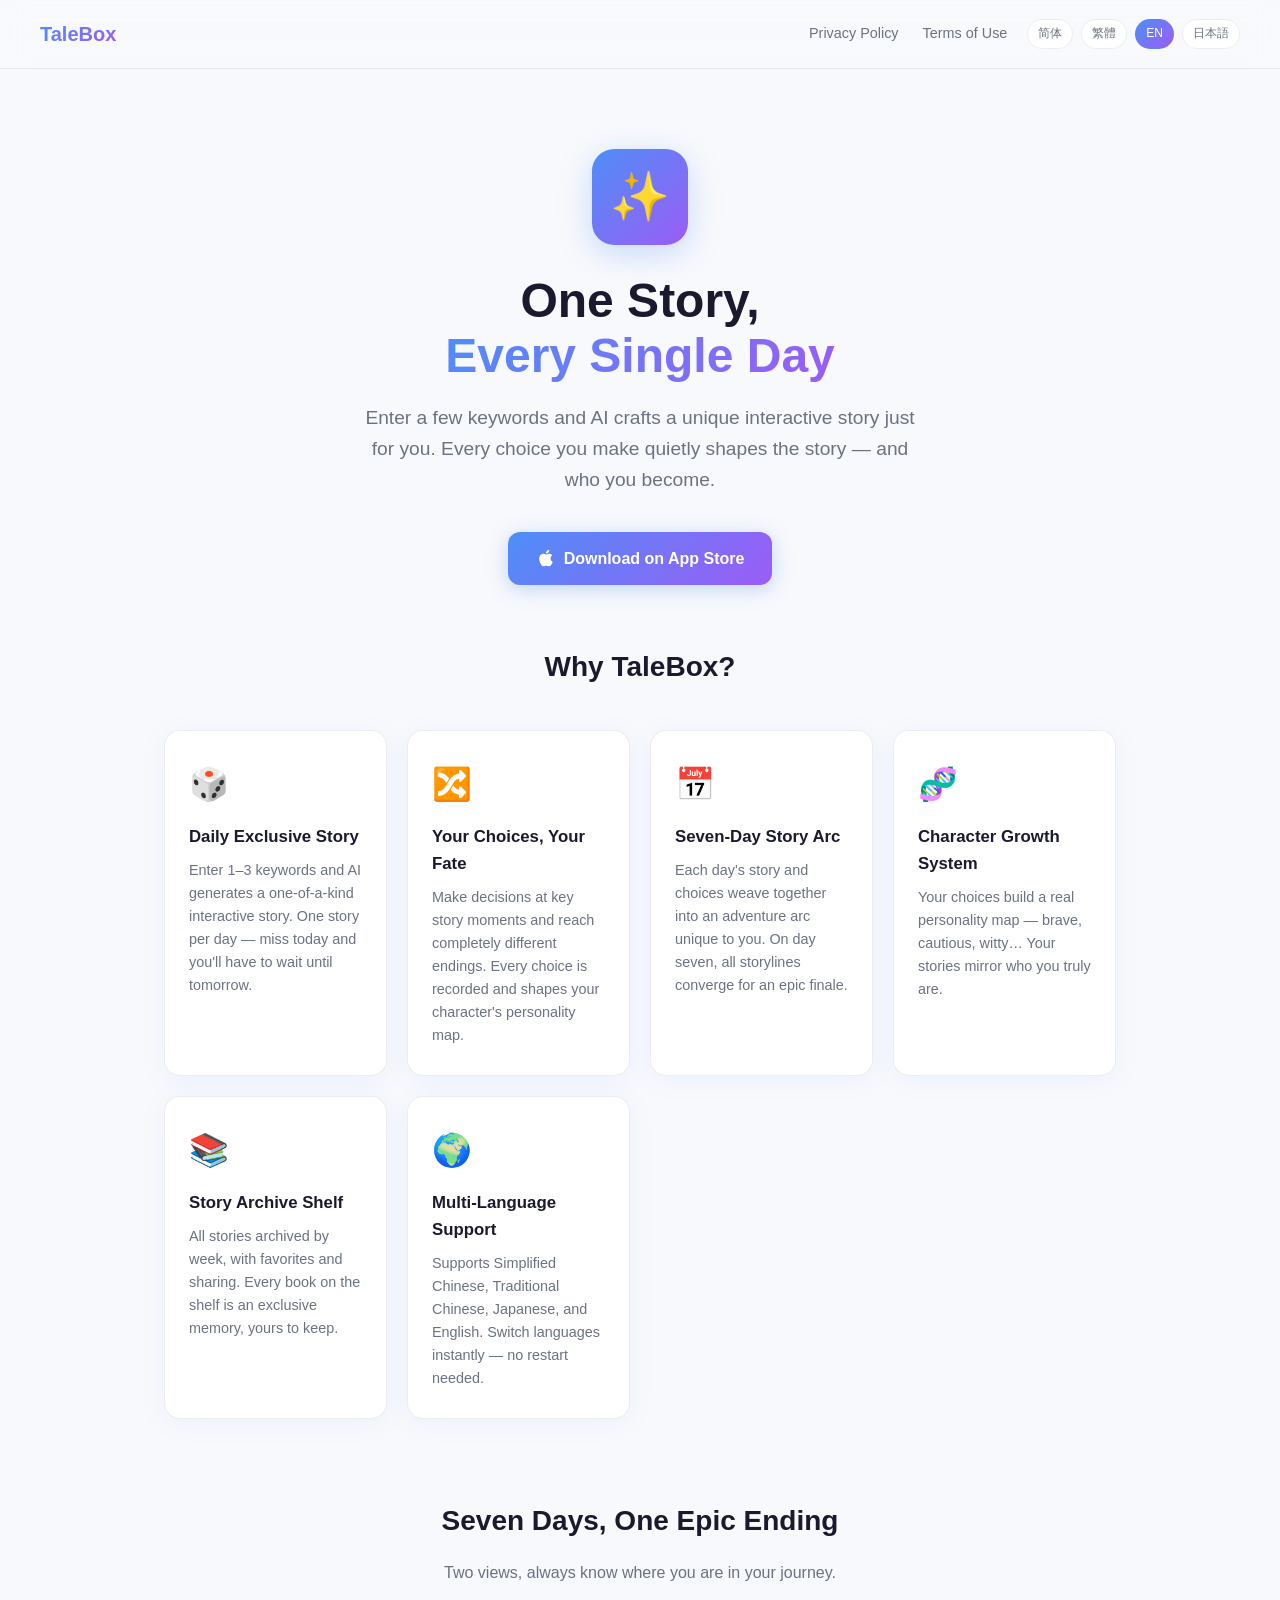
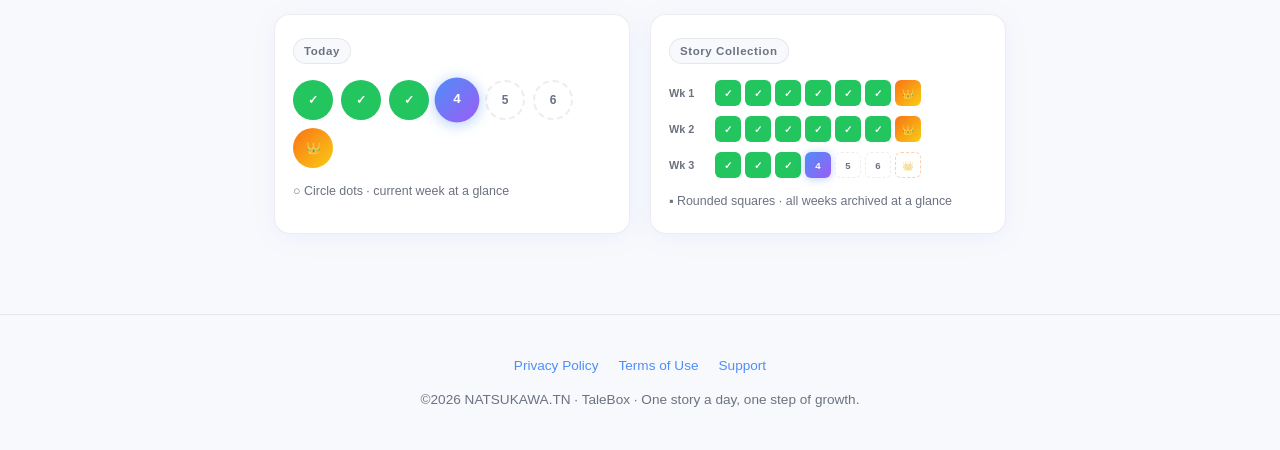
<file: index.html>
<!DOCTYPE html>
<html lang="zh-Hans">
<head>
  <meta charset="UTF-8">
  <meta name="viewport" content="width=device-width, initial-scale=1.0">
  <title>TaleBox — 每天一个专属故事</title>
  <link rel="stylesheet" href="styles.css">
  <script>
    // Auto-redirect based on browser language
    (function() {
      const lang = (navigator.language || navigator.userLanguage || 'zh-Hans').toLowerCase();
      const base = window.location.pathname.replace(/\/index\.html$/, '').replace(/\/$/, '');
      if (lang.startsWith('ja')) location.href = base + '/ja/';
      else if (lang.startsWith('zh-tw') || lang.startsWith('zh-hk') || lang.startsWith('zh-hant')) location.href = base + '/zh-Hant/';
      else if (lang.startsWith('zh')) location.href = base + '/zh-Hans/';
      else if (lang.startsWith('en')) location.href = base + '/en/';
      else location.href = base + '/zh-Hans/';
    })();
  </script>
</head>
<body>
  <p style="text-align:center;padding:40px;">正在跳转... / Redirecting...</p>
</body>
</html>
</file>
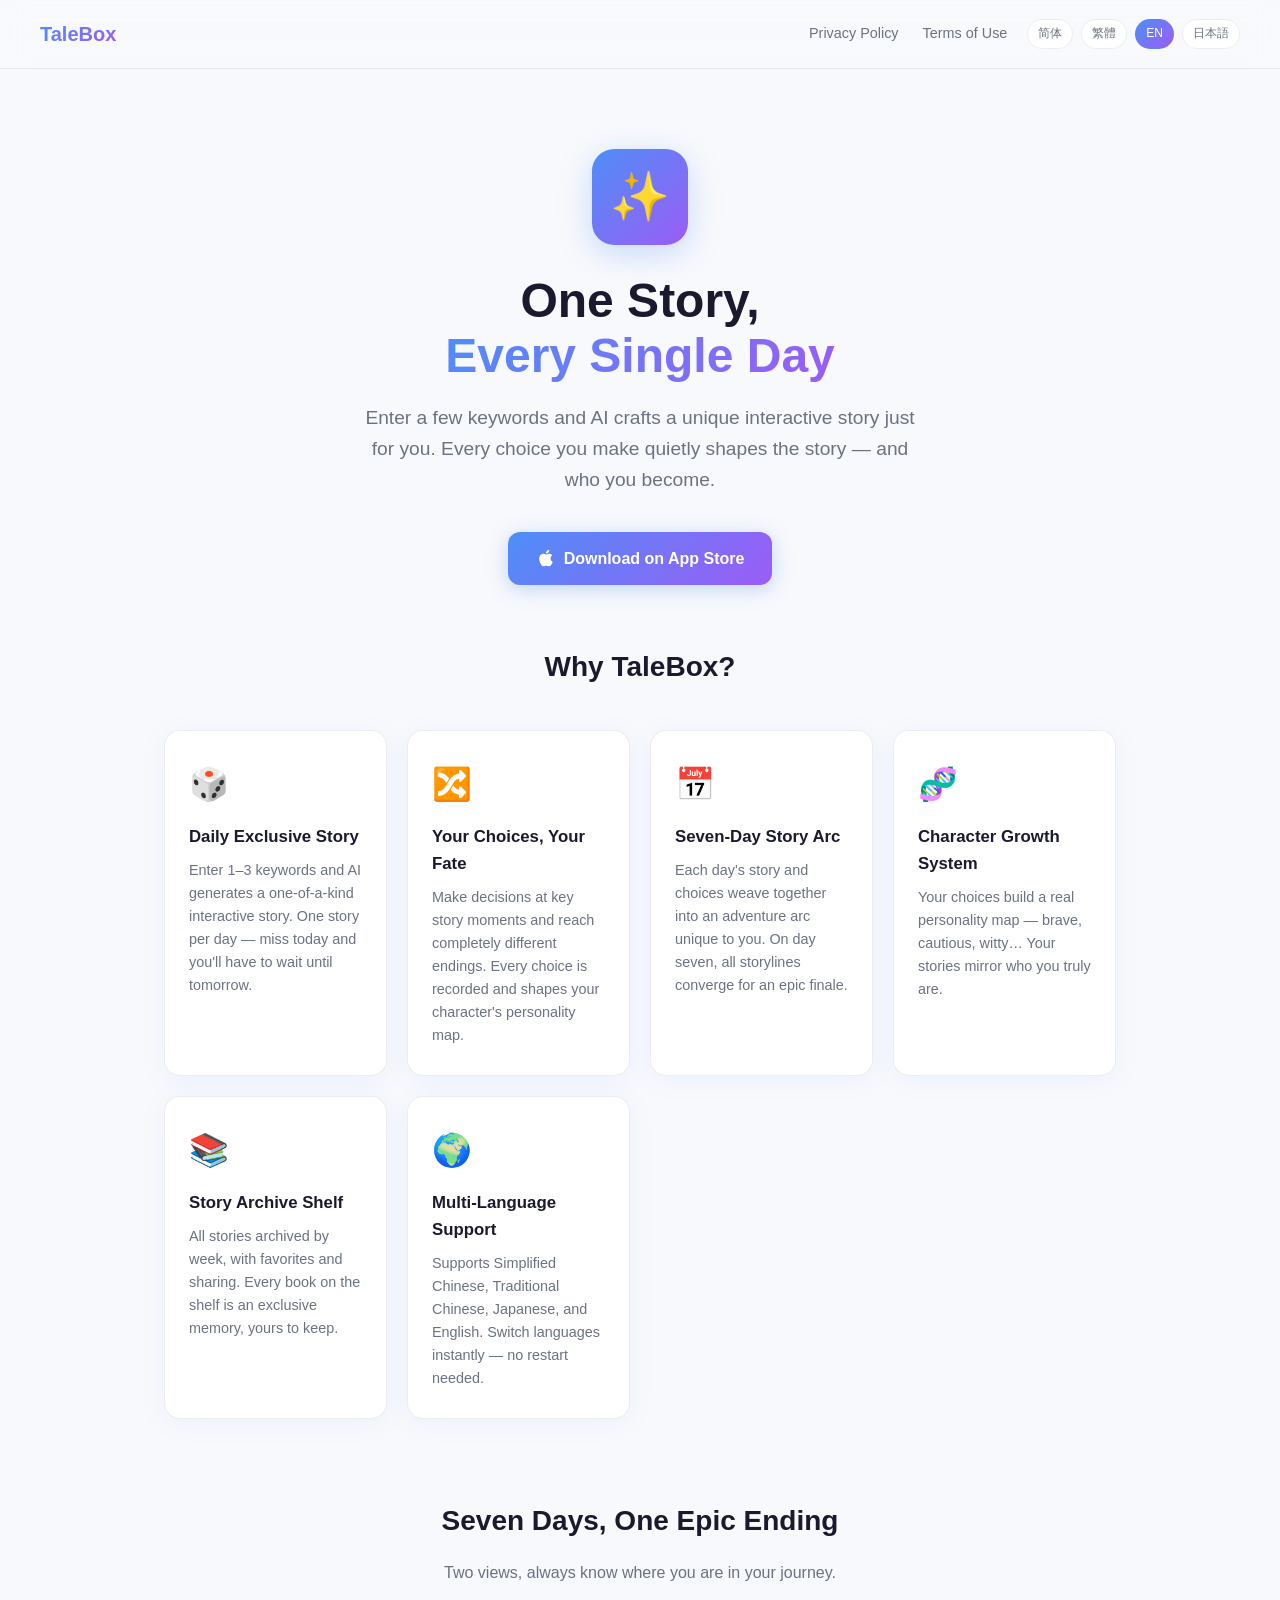
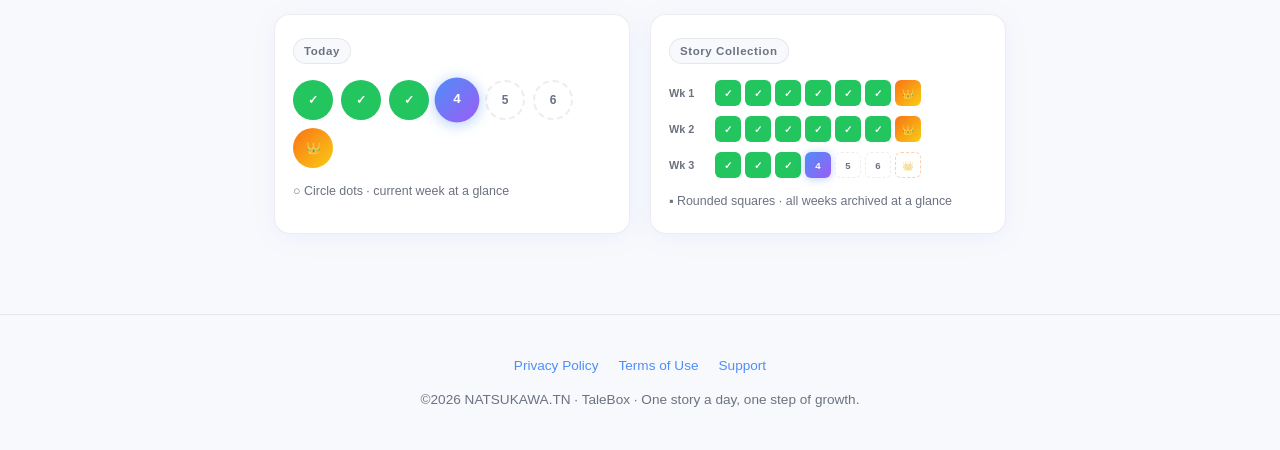
<file: en/index.html>
<!DOCTYPE html>
<html lang="en">
<head>
  <meta charset="UTF-8">
  <meta name="viewport" content="width=device-width, initial-scale=1.0">
  <title>TaleBox — Your Daily AI Story</title>
  <meta name="description" content="TaleBox is an AI-powered interactive story app. Enter keywords, and AI crafts a unique story just for you. Seven days weave into an epic journey.">
  <link rel="stylesheet" href="../styles.css">
</head>
<body>

<nav>
  <span class="nav-logo gradient-text">TaleBox</span>
  <div class="nav-links">
      <a href="privacy.html">Privacy Policy</a>
      <a href="terms.html">Terms of Use</a>
    </div>
    <div class="lang-switcher">
      <a href="../zh-Hans/">简体</a>
      <a href="../zh-Hant/">繁體</a>
      <a href="../en/" class="active">EN</a>
      <a href="../ja/">日本語</a>
  </div>
</nav>

<section class="hero">
  <div class="hero-icon">✨</div>
  <h1>One Story,<br><span class="gradient-text">Every Single Day</span></h1>
  <p>Enter a few keywords and AI crafts a unique interactive story just for you. Every choice you make quietly shapes the story — and who you become.</p>
  <div class="btn-group">
    <a class="btn btn-primary" href="https://apps.apple.com/app/id6778636750">
      <svg width="20" height="20" viewBox="0 0 24 24" fill="currentColor"><path d="M18.71 19.5c-.83 1.24-1.71 2.45-3.05 2.47-1.34.03-1.77-.79-3.29-.79-1.53 0-2 .77-3.27.82-1.31.05-2.3-1.32-3.14-2.53C4.25 17 2.94 12.45 4.7 9.39c.87-1.52 2.43-2.48 4.12-2.51 1.28-.02 2.5.87 3.29.87.78 0 2.26-1.07 3.8-.91.65.03 2.47.26 3.64 1.98-.09.06-2.17 1.28-2.15 3.81.03 3.02 2.65 4.03 2.68 4.04-.03.07-.42 1.44-1.38 2.83M13 3.5c.73-.83 1.94-1.46 2.94-1.5.13 1.17-.34 2.35-1.04 3.19-.69.85-1.83 1.51-2.95 1.42-.15-1.15.41-2.35 1.05-3.11z"/></svg>
      Download on App Store
    </a>
  </div>
</section>

<section class="features">
  <h2>Why TaleBox?</h2>
  <div class="features-grid">
    <div class="feature-card">
      <div class="feature-icon">🎲</div>
      <h3>Daily Exclusive Story</h3>
      <p>Enter 1–3 keywords and AI generates a one-of-a-kind interactive story. One story per day — miss today and you'll have to wait until tomorrow.</p>
    </div>
    <div class="feature-card">
      <div class="feature-icon">🔀</div>
      <h3>Your Choices, Your Fate</h3>
      <p>Make decisions at key story moments and reach completely different endings. Every choice is recorded and shapes your character's personality map.</p>
    </div>
    <div class="feature-card">
      <div class="feature-icon">📅</div>
      <h3>Seven-Day Story Arc</h3>
      <p>Each day's story and choices weave together into an adventure arc unique to you. On day seven, all storylines converge for an epic finale.</p>
    </div>
    <div class="feature-card">
      <div class="feature-icon">🧬</div>
      <h3>Character Growth System</h3>
      <p>Your choices build a real personality map — brave, cautious, witty… Your stories mirror who you truly are.</p>
    </div>
    <div class="feature-card">
      <div class="feature-icon">📚</div>
      <h3>Story Archive Shelf</h3>
      <p>All stories archived by week, with favorites and sharing. Every book on the shelf is an exclusive memory, yours to keep.</p>
    </div>
    <div class="feature-card">
      <div class="feature-icon">🌍</div>
      <h3>Multi-Language Support</h3>
      <p>Supports Simplified Chinese, Traditional Chinese, Japanese, and English. Switch languages instantly — no restart needed.</p>
    </div>
  </div>
</section>

<section class="arc-section">
  <h2>Seven Days, One Epic Ending</h2>
  <p>Two views, always know where you are in your journey.</p>
  <div class="arc-compare">

    <div class="arc-view">
      <div class="arc-view-tag">Today</div>
      <div class="week-dots">
        <div class="week-dot done">✓</div>
        <div class="week-dot done">✓</div>
        <div class="week-dot done">✓</div>
        <div class="week-dot today">4</div>
        <div class="week-dot empty">5</div>
        <div class="week-dot empty">6</div>
        <div class="week-dot finale">👑</div>
      </div>
      <p class="arc-view-desc">○ Circle dots · current week at a glance</p>
    </div>

    <div class="arc-view">
      <div class="arc-view-tag">Story Collection</div>
      <div class="week-collection">
        <div class="week-row">
          <span class="week-row-label">Wk 1</span>
          <div class="week-sq-dots">
            <div class="week-sq done">✓</div>
            <div class="week-sq done">✓</div>
            <div class="week-sq done">✓</div>
            <div class="week-sq done">✓</div>
            <div class="week-sq done">✓</div>
            <div class="week-sq done">✓</div>
            <div class="week-sq finale">👑</div>
          </div>
        </div>
        <div class="week-row">
          <span class="week-row-label">Wk 2</span>
          <div class="week-sq-dots">
            <div class="week-sq done">✓</div>
            <div class="week-sq done">✓</div>
            <div class="week-sq done">✓</div>
            <div class="week-sq done">✓</div>
            <div class="week-sq done">✓</div>
            <div class="week-sq done">✓</div>
            <div class="week-sq finale">👑</div>
          </div>
        </div>
        <div class="week-row">
          <span class="week-row-label">Wk 3</span>
          <div class="week-sq-dots">
            <div class="week-sq done">✓</div>
            <div class="week-sq done">✓</div>
            <div class="week-sq done">✓</div>
            <div class="week-sq today">4</div>
            <div class="week-sq empty">5</div>
            <div class="week-sq empty">6</div>
            <div class="week-sq finale-pending">👑</div>
          </div>
        </div>
      </div>
      <p class="arc-view-desc">▪ Rounded squares · all weeks archived at a glance</p>
    </div>

  </div>
</section>

<footer>
  <div class="footer-links">
    <a href="privacy.html">Privacy Policy</a>
      <a href="terms.html">Terms of Use</a>
    <a href="mailto:natsukawa.tn@gmail.com">Support</a>
  </div>
  <p>©<script>document.write(new Date().getFullYear())</script> NATSUKAWA.TN · TaleBox · One story a day, one step of growth.</p>
</footer>

</body>
</html>
</file>
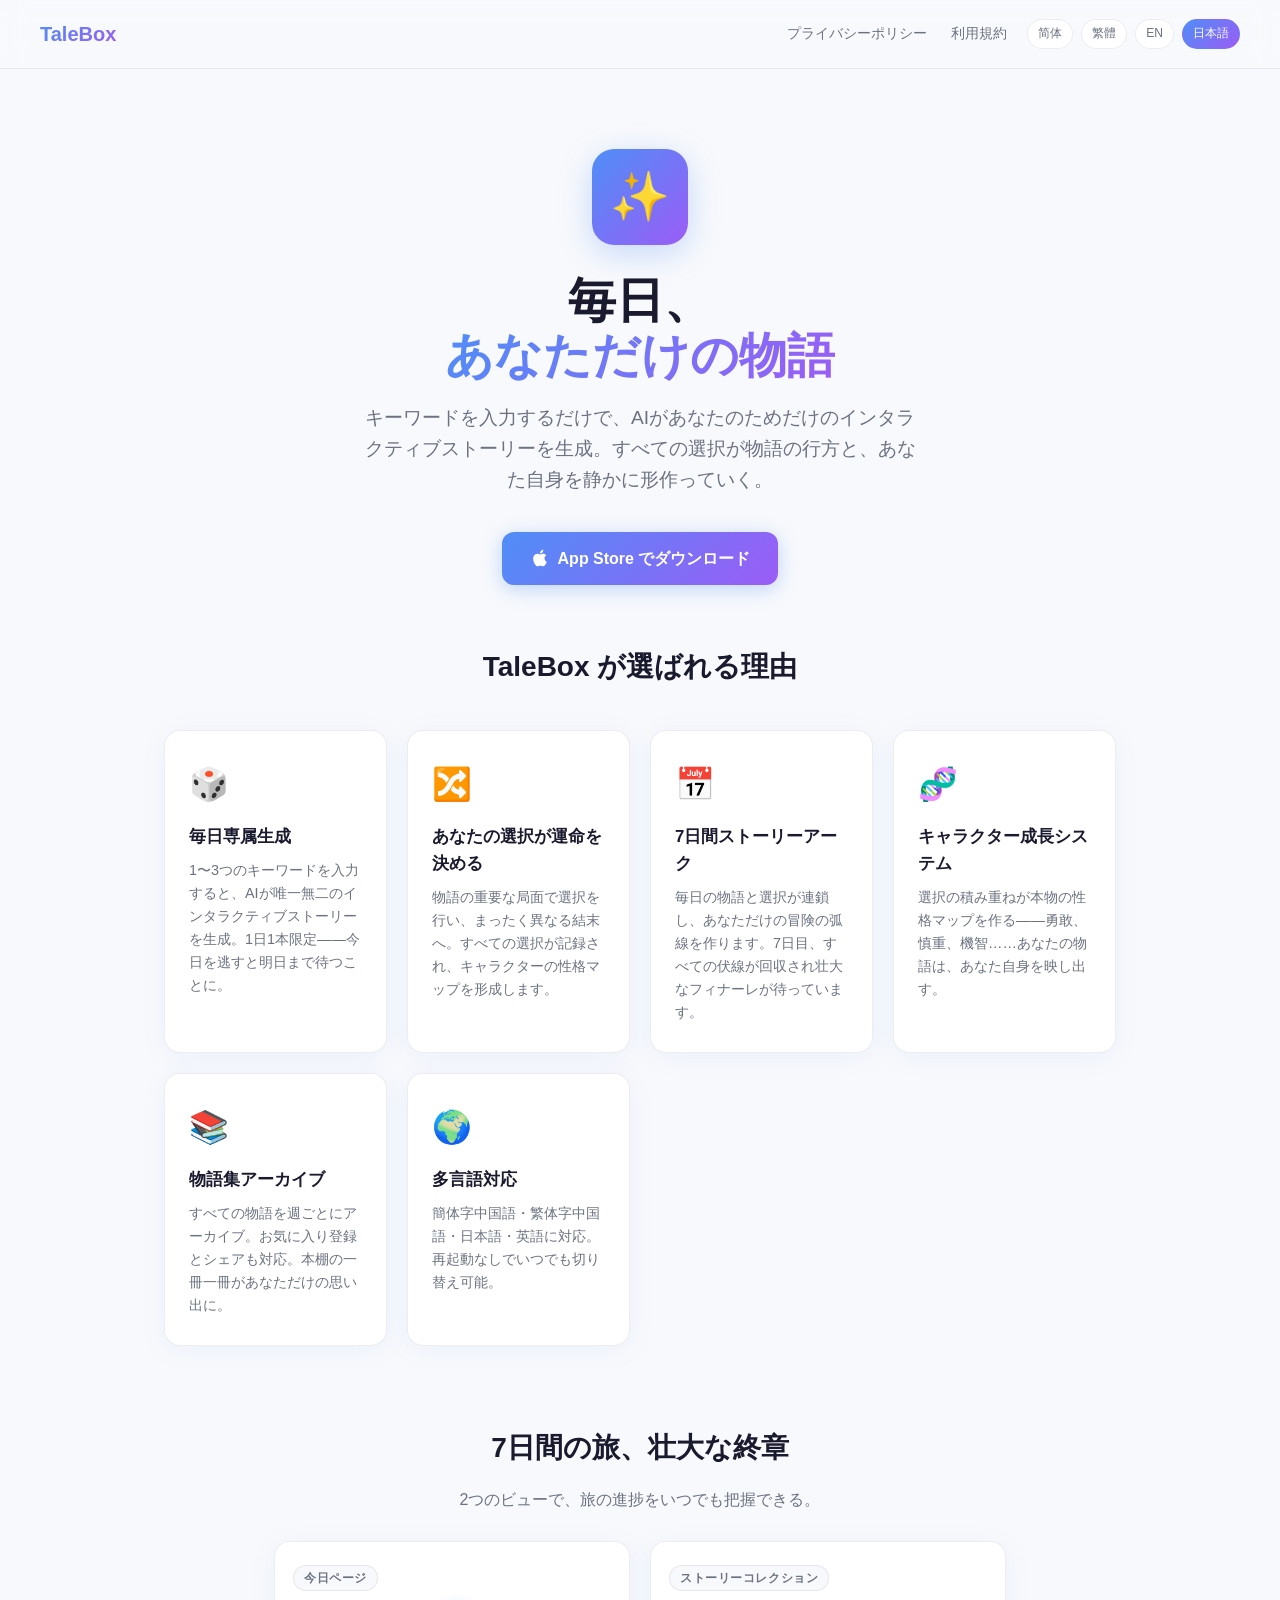
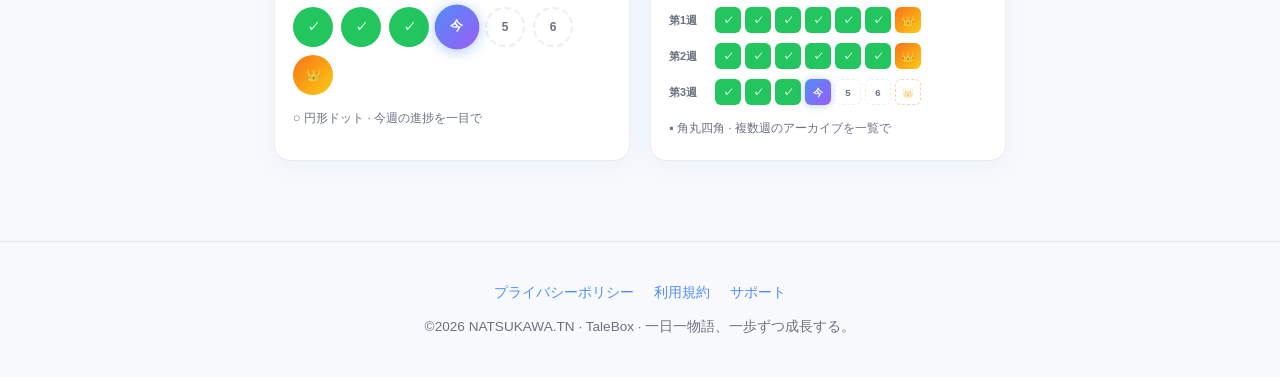
<file: ja/index.html>
<!DOCTYPE html>
<html lang="ja">
<head>
  <meta charset="UTF-8">
  <meta name="viewport" content="width=device-width, initial-scale=1.0">
  <title>TaleBox — 毎日あなただけの物語</title>
  <meta name="description" content="TaleBox はAIインタラクティブ物語アプリです。キーワードを入力するとAIがあなただけの物語を生成。7日間で壮大な旅が完成します。">
  <link rel="stylesheet" href="../styles.css">
</head>
<body>

<nav>
  <span class="nav-logo gradient-text">TaleBox</span>
  <div class="nav-links">
      <a href="privacy.html">プライバシーポリシー</a>
      <a href="terms.html">利用規約</a>
    </div>
    <div class="lang-switcher">
      <a href="../zh-Hans/">简体</a>
      <a href="../zh-Hant/">繁體</a>
      <a href="../en/">EN</a>
      <a href="../ja/" class="active">日本語</a>
  </div>
</nav>

<section class="hero">
  <div class="hero-icon">✨</div>
  <h1>毎日、<br><span class="gradient-text">あなただけの物語</span></h1>
  <p>キーワードを入力するだけで、AIがあなたのためだけのインタラクティブストーリーを生成。すべての選択が物語の行方と、あなた自身を静かに形作っていく。</p>
  <div class="btn-group">
    <a class="btn btn-primary" href="https://apps.apple.com/app/id6778636750">
      <svg width="20" height="20" viewBox="0 0 24 24" fill="currentColor"><path d="M18.71 19.5c-.83 1.24-1.71 2.45-3.05 2.47-1.34.03-1.77-.79-3.29-.79-1.53 0-2 .77-3.27.82-1.31.05-2.3-1.32-3.14-2.53C4.25 17 2.94 12.45 4.7 9.39c.87-1.52 2.43-2.48 4.12-2.51 1.28-.02 2.5.87 3.29.87.78 0 2.26-1.07 3.8-.91.65.03 2.47.26 3.64 1.98-.09.06-2.17 1.28-2.15 3.81.03 3.02 2.65 4.03 2.68 4.04-.03.07-.42 1.44-1.38 2.83M13 3.5c.73-.83 1.94-1.46 2.94-1.5.13 1.17-.34 2.35-1.04 3.19-.69.85-1.83 1.51-2.95 1.42-.15-1.15.41-2.35 1.05-3.11z"/></svg>
      App Store でダウンロード
    </a>
  </div>
</section>

<section class="features">
  <h2>TaleBox が選ばれる理由</h2>
  <div class="features-grid">
    <div class="feature-card">
      <div class="feature-icon">🎲</div>
      <h3>毎日専属生成</h3>
      <p>1〜3つのキーワードを入力すると、AIが唯一無二のインタラクティブストーリーを生成。1日1本限定——今日を逃すと明日まで待つことに。</p>
    </div>
    <div class="feature-card">
      <div class="feature-icon">🔀</div>
      <h3>あなたの選択が運命を決める</h3>
      <p>物語の重要な局面で選択を行い、まったく異なる結末へ。すべての選択が記録され、キャラクターの性格マップを形成します。</p>
    </div>
    <div class="feature-card">
      <div class="feature-icon">📅</div>
      <h3>7日間ストーリーアーク</h3>
      <p>毎日の物語と選択が連鎖し、あなただけの冒険の弧線を作ります。7日目、すべての伏線が回収され壮大なフィナーレが待っています。</p>
    </div>
    <div class="feature-card">
      <div class="feature-icon">🧬</div>
      <h3>キャラクター成長システム</h3>
      <p>選択の積み重ねが本物の性格マップを作る——勇敢、慎重、機智……あなたの物語は、あなた自身を映し出す。</p>
    </div>
    <div class="feature-card">
      <div class="feature-icon">📚</div>
      <h3>物語集アーカイブ</h3>
      <p>すべての物語を週ごとにアーカイブ。お気に入り登録とシェアも対応。本棚の一冊一冊があなただけの思い出に。</p>
    </div>
    <div class="feature-card">
      <div class="feature-icon">🌍</div>
      <h3>多言語対応</h3>
      <p>簡体字中国語・繁体字中国語・日本語・英語に対応。再起動なしでいつでも切り替え可能。</p>
    </div>
  </div>
</section>

<section class="arc-section">
  <h2>7日間の旅、壮大な終章</h2>
  <p>2つのビューで、旅の進捗をいつでも把握できる。</p>
  <div class="arc-compare">

    <div class="arc-view">
      <div class="arc-view-tag">今日ページ</div>
      <div class="week-dots">
        <div class="week-dot done">✓</div>
        <div class="week-dot done">✓</div>
        <div class="week-dot done">✓</div>
        <div class="week-dot today">今</div>
        <div class="week-dot empty">5</div>
        <div class="week-dot empty">6</div>
        <div class="week-dot finale">👑</div>
      </div>
      <p class="arc-view-desc">○ 円形ドット · 今週の進捗を一目で</p>
    </div>

    <div class="arc-view">
      <div class="arc-view-tag">ストーリーコレクション</div>
      <div class="week-collection">
        <div class="week-row">
          <span class="week-row-label">第1週</span>
          <div class="week-sq-dots">
            <div class="week-sq done">✓</div>
            <div class="week-sq done">✓</div>
            <div class="week-sq done">✓</div>
            <div class="week-sq done">✓</div>
            <div class="week-sq done">✓</div>
            <div class="week-sq done">✓</div>
            <div class="week-sq finale">👑</div>
          </div>
        </div>
        <div class="week-row">
          <span class="week-row-label">第2週</span>
          <div class="week-sq-dots">
            <div class="week-sq done">✓</div>
            <div class="week-sq done">✓</div>
            <div class="week-sq done">✓</div>
            <div class="week-sq done">✓</div>
            <div class="week-sq done">✓</div>
            <div class="week-sq done">✓</div>
            <div class="week-sq finale">👑</div>
          </div>
        </div>
        <div class="week-row">
          <span class="week-row-label">第3週</span>
          <div class="week-sq-dots">
            <div class="week-sq done">✓</div>
            <div class="week-sq done">✓</div>
            <div class="week-sq done">✓</div>
            <div class="week-sq today">今</div>
            <div class="week-sq empty">5</div>
            <div class="week-sq empty">6</div>
            <div class="week-sq finale-pending">👑</div>
          </div>
        </div>
      </div>
      <p class="arc-view-desc">▪ 角丸四角 · 複数週のアーカイブを一覧で</p>
    </div>

  </div>
</section>

<footer>
  <div class="footer-links">
    <a href="privacy.html">プライバシーポリシー</a>
      <a href="terms.html">利用規約</a>
    <a href="mailto:natsukawa.tn@gmail.com">サポート</a>
  </div>
  <p>©<script>document.write(new Date().getFullYear())</script> NATSUKAWA.TN · TaleBox · 一日一物語、一歩ずつ成長する。</p>
</footer>

</body>
</html>
</file>
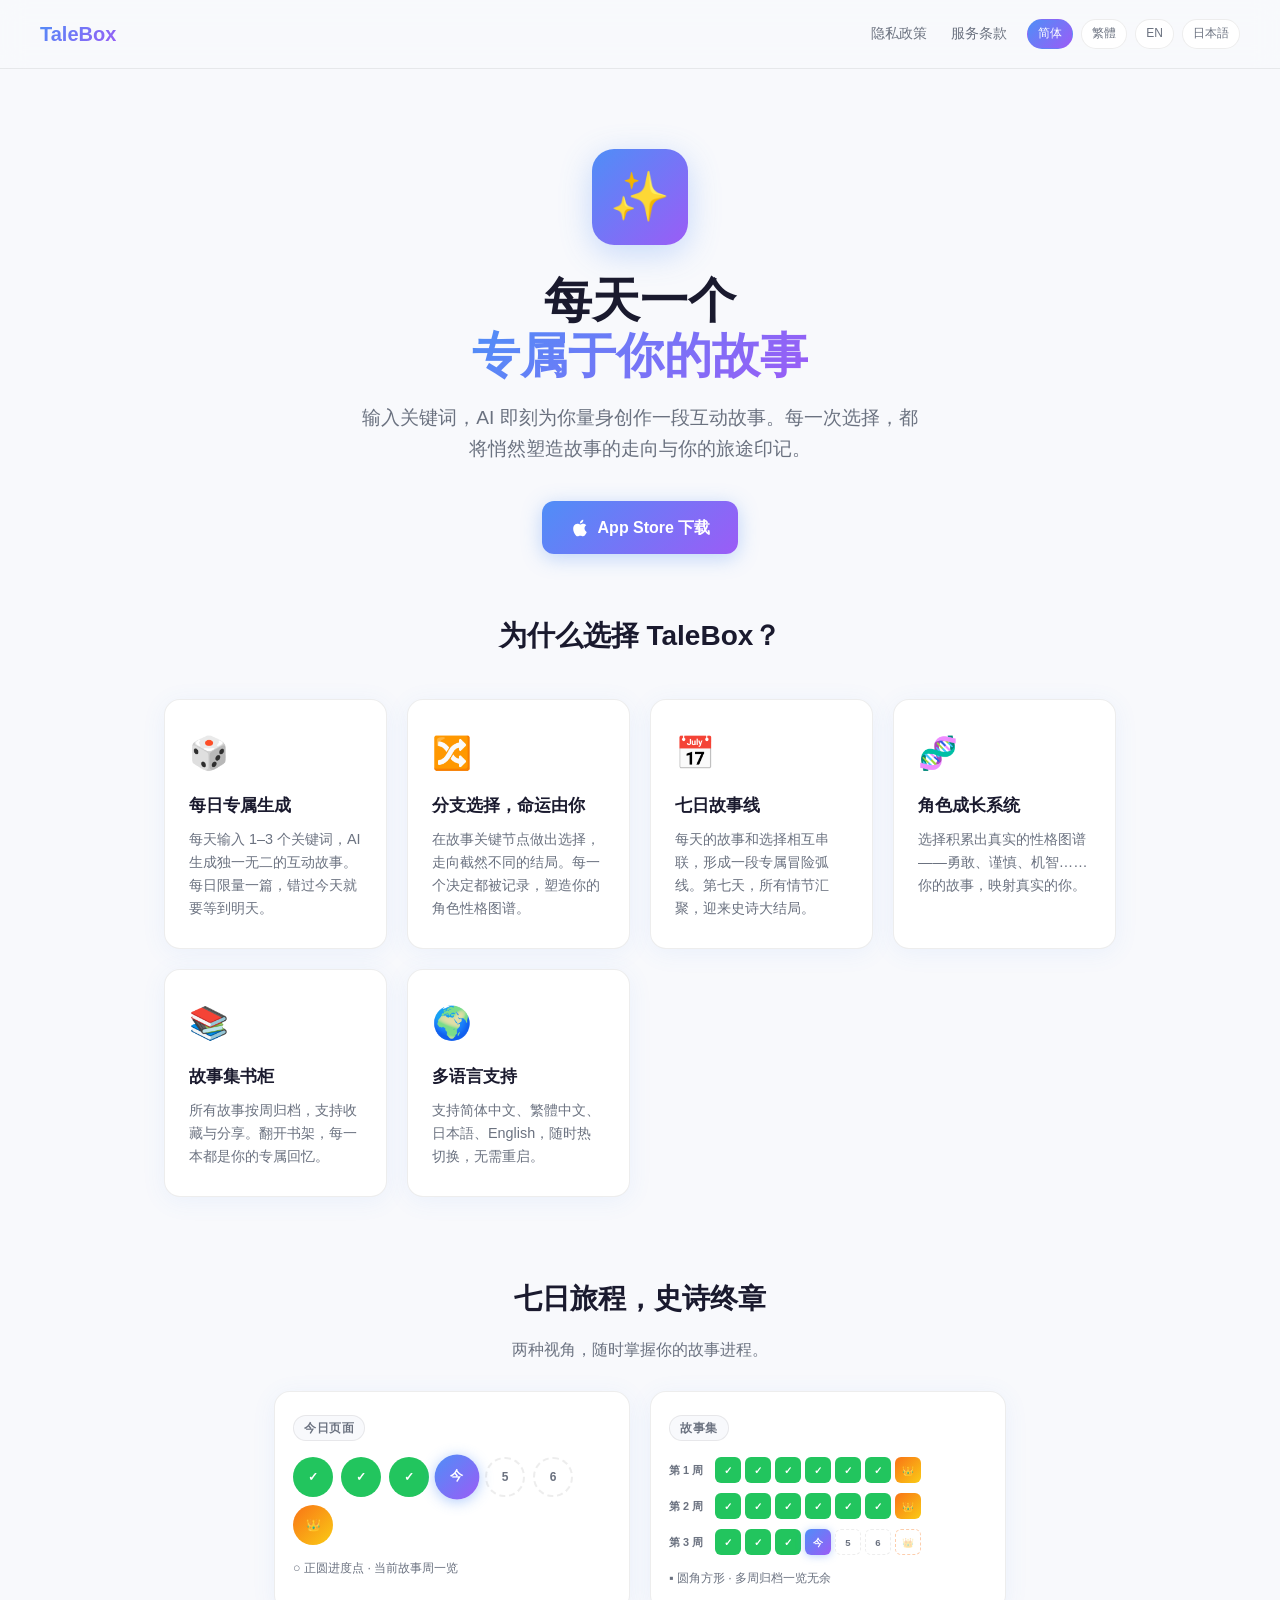
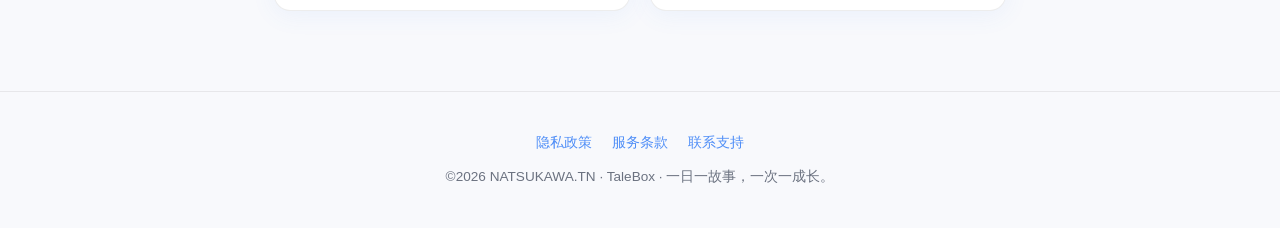
<file: zh-Hans/index.html>
<!DOCTYPE html>
<html lang="zh-Hans">
<head>
  <meta charset="UTF-8">
  <meta name="viewport" content="width=device-width, initial-scale=1.0">
  <title>TaleBox — 每天一个专属故事</title>
  <meta name="description" content="TaleBox 是一款 AI 互动故事 App。每天输入关键词，AI 为你生成独一无二的故事，七天汇聚成一段专属旅程。">
  <link rel="stylesheet" href="../styles.css">
</head>
<body>

<nav>
  <span class="nav-logo gradient-text">TaleBox</span>
  <div class="nav-links">
      <a href="privacy.html">隐私政策</a>
      <a href="terms.html">服务条款</a>
    </div>
    <div class="lang-switcher">
      <a href="../zh-Hans/" class="active">简体</a>
      <a href="../zh-Hant/">繁體</a>
      <a href="../en/">EN</a>
      <a href="../ja/">日本語</a>
  </div>
</nav>

<section class="hero">
  <div class="hero-icon">✨</div>
  <h1>每天一个<br><span class="gradient-text">专属于你的故事</span></h1>
  <p>输入关键词，AI 即刻为你量身创作一段互动故事。每一次选择，都将悄然塑造故事的走向与你的旅途印记。</p>
  <div class="btn-group">
    <a class="btn btn-primary" href="https://apps.apple.com/app/id6778636750" id="appstore-btn">
      <svg width="20" height="20" viewBox="0 0 24 24" fill="currentColor"><path d="M18.71 19.5c-.83 1.24-1.71 2.45-3.05 2.47-1.34.03-1.77-.79-3.29-.79-1.53 0-2 .77-3.27.82-1.31.05-2.3-1.32-3.14-2.53C4.25 17 2.94 12.45 4.7 9.39c.87-1.52 2.43-2.48 4.12-2.51 1.28-.02 2.5.87 3.29.87.78 0 2.26-1.07 3.8-.91.65.03 2.47.26 3.64 1.98-.09.06-2.17 1.28-2.15 3.81.03 3.02 2.65 4.03 2.68 4.04-.03.07-.42 1.44-1.38 2.83M13 3.5c.73-.83 1.94-1.46 2.94-1.5.13 1.17-.34 2.35-1.04 3.19-.69.85-1.83 1.51-2.95 1.42-.15-1.15.41-2.35 1.05-3.11z"/></svg>
      App Store 下载
    </a>
  </div>
</section>

<section class="features">
  <h2>为什么选择 TaleBox？</h2>
  <div class="features-grid">
    <div class="feature-card">
      <div class="feature-icon">🎲</div>
      <h3>每日专属生成</h3>
      <p>每天输入 1–3 个关键词，AI 生成独一无二的互动故事。每日限量一篇，错过今天就要等到明天。</p>
    </div>
    <div class="feature-card">
      <div class="feature-icon">🔀</div>
      <h3>分支选择，命运由你</h3>
      <p>在故事关键节点做出选择，走向截然不同的结局。每一个决定都被记录，塑造你的角色性格图谱。</p>
    </div>
    <div class="feature-card">
      <div class="feature-icon">📅</div>
      <h3>七日故事线</h3>
      <p>每天的故事和选择相互串联，形成一段专属冒险弧线。第七天，所有情节汇聚，迎来史诗大结局。</p>
    </div>
    <div class="feature-card">
      <div class="feature-icon">🧬</div>
      <h3>角色成长系统</h3>
      <p>选择积累出真实的性格图谱——勇敢、谨慎、机智……你的故事，映射真实的你。</p>
    </div>
    <div class="feature-card">
      <div class="feature-icon">📚</div>
      <h3>故事集书柜</h3>
      <p>所有故事按周归档，支持收藏与分享。翻开书架，每一本都是你的专属回忆。</p>
    </div>
    <div class="feature-card">
      <div class="feature-icon">🌍</div>
      <h3>多语言支持</h3>
      <p>支持简体中文、繁體中文、日本語、English，随时热切换，无需重启。</p>
    </div>
  </div>
</section>

<section class="arc-section">
  <h2>七日旅程，史诗终章</h2>
  <p>两种视角，随时掌握你的故事进程。</p>
  <div class="arc-compare">

    <div class="arc-view">
      <div class="arc-view-tag">今日页面</div>
      <div class="week-dots">
        <div class="week-dot done">✓</div>
        <div class="week-dot done">✓</div>
        <div class="week-dot done">✓</div>
        <div class="week-dot today">今</div>
        <div class="week-dot empty">5</div>
        <div class="week-dot empty">6</div>
        <div class="week-dot finale">👑</div>
      </div>
      <p class="arc-view-desc">○ 正圆进度点 · 当前故事周一览</p>
    </div>

    <div class="arc-view">
      <div class="arc-view-tag">故事集</div>
      <div class="week-collection">
        <div class="week-row">
          <span class="week-row-label">第 1 周</span>
          <div class="week-sq-dots">
            <div class="week-sq done">✓</div>
            <div class="week-sq done">✓</div>
            <div class="week-sq done">✓</div>
            <div class="week-sq done">✓</div>
            <div class="week-sq done">✓</div>
            <div class="week-sq done">✓</div>
            <div class="week-sq finale">👑</div>
          </div>
        </div>
        <div class="week-row">
          <span class="week-row-label">第 2 周</span>
          <div class="week-sq-dots">
            <div class="week-sq done">✓</div>
            <div class="week-sq done">✓</div>
            <div class="week-sq done">✓</div>
            <div class="week-sq done">✓</div>
            <div class="week-sq done">✓</div>
            <div class="week-sq done">✓</div>
            <div class="week-sq finale">👑</div>
          </div>
        </div>
        <div class="week-row">
          <span class="week-row-label">第 3 周</span>
          <div class="week-sq-dots">
            <div class="week-sq done">✓</div>
            <div class="week-sq done">✓</div>
            <div class="week-sq done">✓</div>
            <div class="week-sq today">今</div>
            <div class="week-sq empty">5</div>
            <div class="week-sq empty">6</div>
            <div class="week-sq finale-pending">👑</div>
          </div>
        </div>
      </div>
      <p class="arc-view-desc">▪ 圆角方形 · 多周归档一览无余</p>
    </div>

  </div>
</section>

<footer>
  <div class="footer-links">
    <a href="privacy.html">隐私政策</a>
      <a href="terms.html">服务条款</a>
    <a href="mailto:natsukawa.tn@gmail.com">联系支持</a>
  </div>
  <p>©<script>document.write(new Date().getFullYear())</script> NATSUKAWA.TN · TaleBox · 一日一故事，一次一成长。</p>
</footer>

</body>
</html>
</file>
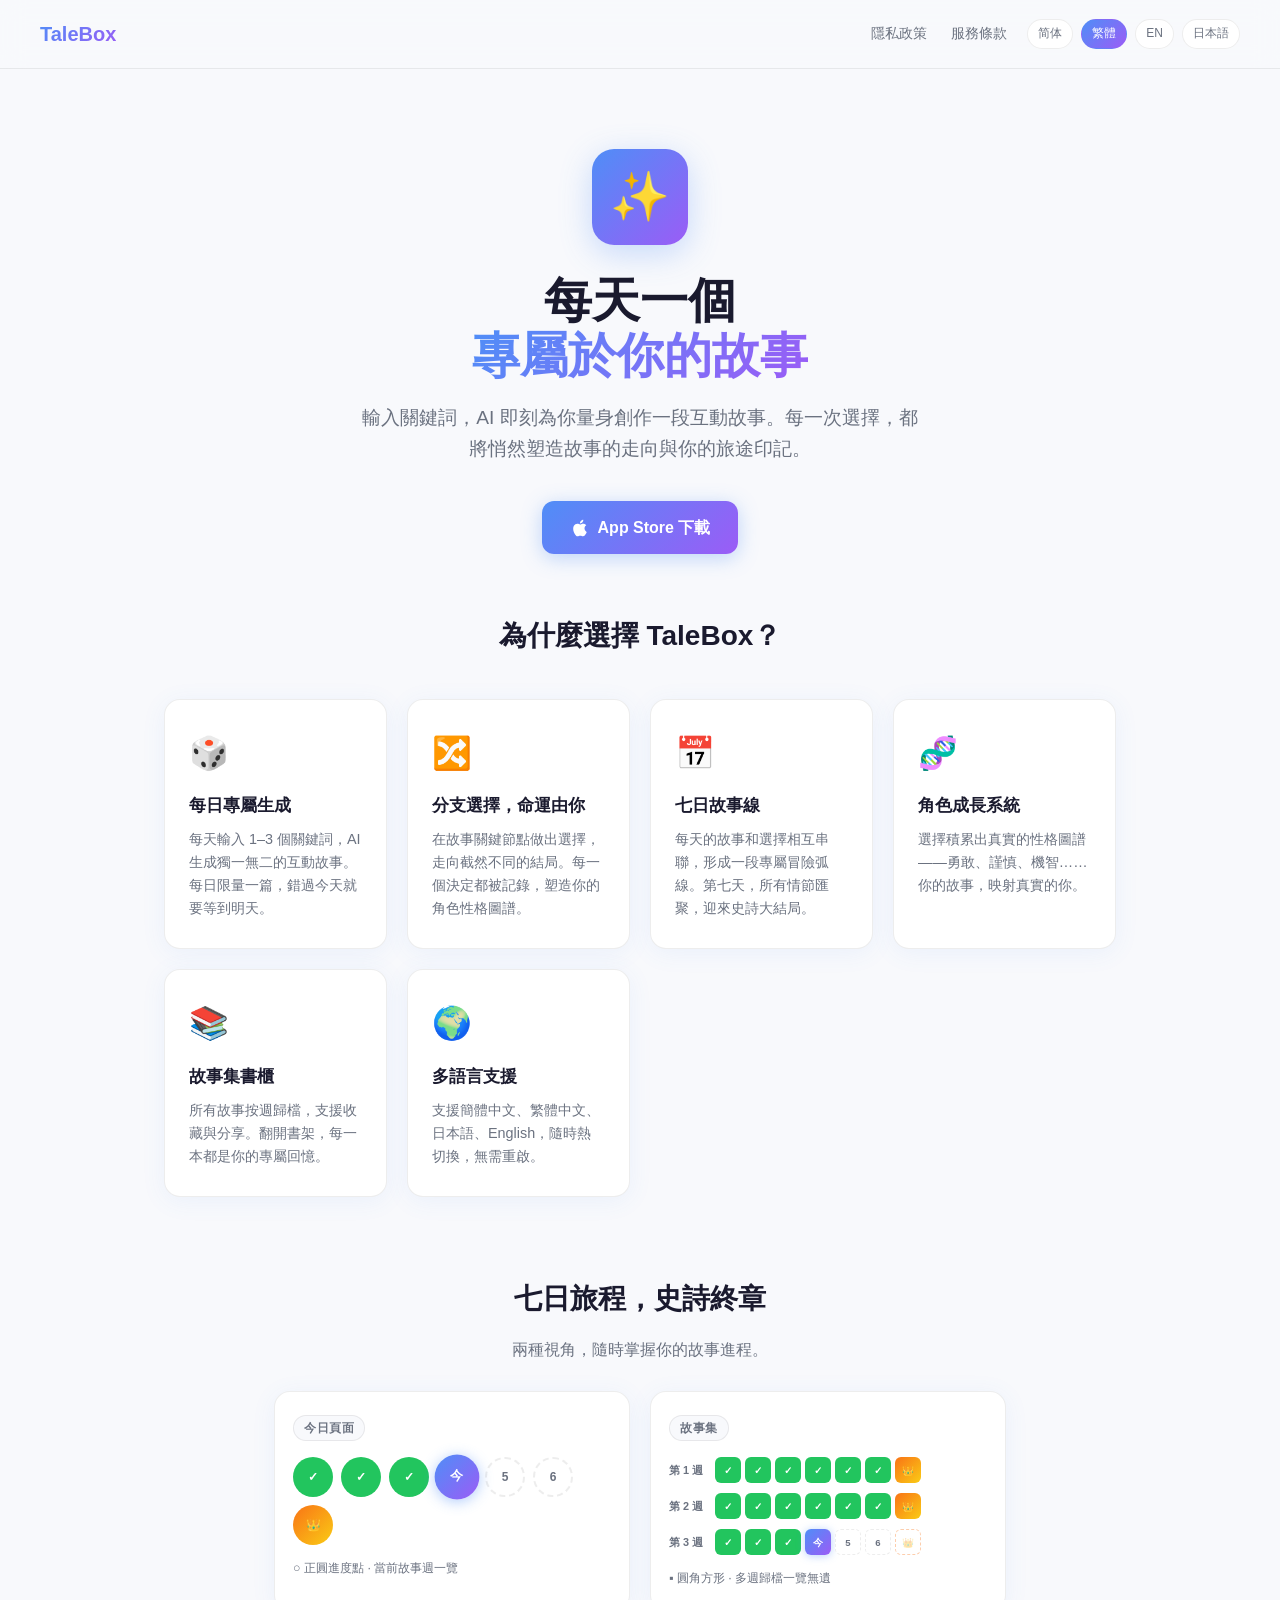
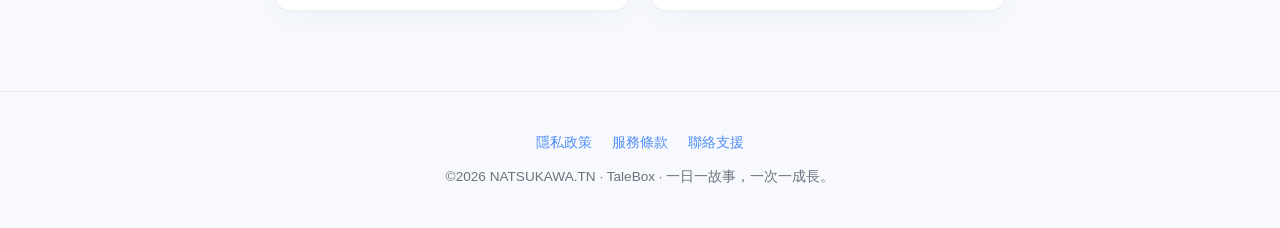
<file: zh-Hant/index.html>
<!DOCTYPE html>
<html lang="zh-Hant">
<head>
  <meta charset="UTF-8">
  <meta name="viewport" content="width=device-width, initial-scale=1.0">
  <title>TaleBox — 每天一個專屬故事</title>
  <meta name="description" content="TaleBox 是一款 AI 互動故事 App。每天輸入關鍵詞，AI 為你生成獨一無二的故事，七天匯聚成一段專屬旅程。">
  <link rel="stylesheet" href="../styles.css">
</head>
<body>

<nav>
  <span class="nav-logo gradient-text">TaleBox</span>
  <div class="nav-links">
      <a href="privacy.html">隱私政策</a>
      <a href="terms.html">服務條款</a>
    </div>
    <div class="lang-switcher">
      <a href="../zh-Hans/">简体</a>
      <a href="../zh-Hant/" class="active">繁體</a>
      <a href="../en/">EN</a>
      <a href="../ja/">日本語</a>
  </div>
</nav>

<section class="hero">
  <div class="hero-icon">✨</div>
  <h1>每天一個<br><span class="gradient-text">專屬於你的故事</span></h1>
  <p>輸入關鍵詞，AI 即刻為你量身創作一段互動故事。每一次選擇，都將悄然塑造故事的走向與你的旅途印記。</p>
  <div class="btn-group">
    <a class="btn btn-primary" href="https://apps.apple.com/app/id6778636750">
      <svg width="20" height="20" viewBox="0 0 24 24" fill="currentColor"><path d="M18.71 19.5c-.83 1.24-1.71 2.45-3.05 2.47-1.34.03-1.77-.79-3.29-.79-1.53 0-2 .77-3.27.82-1.31.05-2.3-1.32-3.14-2.53C4.25 17 2.94 12.45 4.7 9.39c.87-1.52 2.43-2.48 4.12-2.51 1.28-.02 2.5.87 3.29.87.78 0 2.26-1.07 3.8-.91.65.03 2.47.26 3.64 1.98-.09.06-2.17 1.28-2.15 3.81.03 3.02 2.65 4.03 2.68 4.04-.03.07-.42 1.44-1.38 2.83M13 3.5c.73-.83 1.94-1.46 2.94-1.5.13 1.17-.34 2.35-1.04 3.19-.69.85-1.83 1.51-2.95 1.42-.15-1.15.41-2.35 1.05-3.11z"/></svg>
      App Store 下載
    </a>
  </div>
</section>

<section class="features">
  <h2>為什麼選擇 TaleBox？</h2>
  <div class="features-grid">
    <div class="feature-card">
      <div class="feature-icon">🎲</div>
      <h3>每日專屬生成</h3>
      <p>每天輸入 1–3 個關鍵詞，AI 生成獨一無二的互動故事。每日限量一篇，錯過今天就要等到明天。</p>
    </div>
    <div class="feature-card">
      <div class="feature-icon">🔀</div>
      <h3>分支選擇，命運由你</h3>
      <p>在故事關鍵節點做出選擇，走向截然不同的結局。每一個決定都被記錄，塑造你的角色性格圖譜。</p>
    </div>
    <div class="feature-card">
      <div class="feature-icon">📅</div>
      <h3>七日故事線</h3>
      <p>每天的故事和選擇相互串聯，形成一段專屬冒險弧線。第七天，所有情節匯聚，迎來史詩大結局。</p>
    </div>
    <div class="feature-card">
      <div class="feature-icon">🧬</div>
      <h3>角色成長系統</h3>
      <p>選擇積累出真實的性格圖譜——勇敢、謹慎、機智……你的故事，映射真實的你。</p>
    </div>
    <div class="feature-card">
      <div class="feature-icon">📚</div>
      <h3>故事集書櫃</h3>
      <p>所有故事按週歸檔，支援收藏與分享。翻開書架，每一本都是你的專屬回憶。</p>
    </div>
    <div class="feature-card">
      <div class="feature-icon">🌍</div>
      <h3>多語言支援</h3>
      <p>支援簡體中文、繁體中文、日本語、English，隨時熱切換，無需重啟。</p>
    </div>
  </div>
</section>

<section class="arc-section">
  <h2>七日旅程，史詩終章</h2>
  <p>兩種視角，隨時掌握你的故事進程。</p>
  <div class="arc-compare">

    <div class="arc-view">
      <div class="arc-view-tag">今日頁面</div>
      <div class="week-dots">
        <div class="week-dot done">✓</div>
        <div class="week-dot done">✓</div>
        <div class="week-dot done">✓</div>
        <div class="week-dot today">今</div>
        <div class="week-dot empty">5</div>
        <div class="week-dot empty">6</div>
        <div class="week-dot finale">👑</div>
      </div>
      <p class="arc-view-desc">○ 正圓進度點 · 當前故事週一覽</p>
    </div>

    <div class="arc-view">
      <div class="arc-view-tag">故事集</div>
      <div class="week-collection">
        <div class="week-row">
          <span class="week-row-label">第 1 週</span>
          <div class="week-sq-dots">
            <div class="week-sq done">✓</div>
            <div class="week-sq done">✓</div>
            <div class="week-sq done">✓</div>
            <div class="week-sq done">✓</div>
            <div class="week-sq done">✓</div>
            <div class="week-sq done">✓</div>
            <div class="week-sq finale">👑</div>
          </div>
        </div>
        <div class="week-row">
          <span class="week-row-label">第 2 週</span>
          <div class="week-sq-dots">
            <div class="week-sq done">✓</div>
            <div class="week-sq done">✓</div>
            <div class="week-sq done">✓</div>
            <div class="week-sq done">✓</div>
            <div class="week-sq done">✓</div>
            <div class="week-sq done">✓</div>
            <div class="week-sq finale">👑</div>
          </div>
        </div>
        <div class="week-row">
          <span class="week-row-label">第 3 週</span>
          <div class="week-sq-dots">
            <div class="week-sq done">✓</div>
            <div class="week-sq done">✓</div>
            <div class="week-sq done">✓</div>
            <div class="week-sq today">今</div>
            <div class="week-sq empty">5</div>
            <div class="week-sq empty">6</div>
            <div class="week-sq finale-pending">👑</div>
          </div>
        </div>
      </div>
      <p class="arc-view-desc">▪ 圓角方形 · 多週歸檔一覽無遺</p>
    </div>

  </div>
</section>

<footer>
  <div class="footer-links">
    <a href="privacy.html">隱私政策</a>
      <a href="terms.html">服務條款</a>
    <a href="mailto:natsukawa.tn@gmail.com">聯絡支援</a>
  </div>
  <p>©<script>document.write(new Date().getFullYear())</script> NATSUKAWA.TN · TaleBox · 一日一故事，一次一成長。</p>
</footer>

</body>
</html>
</file>
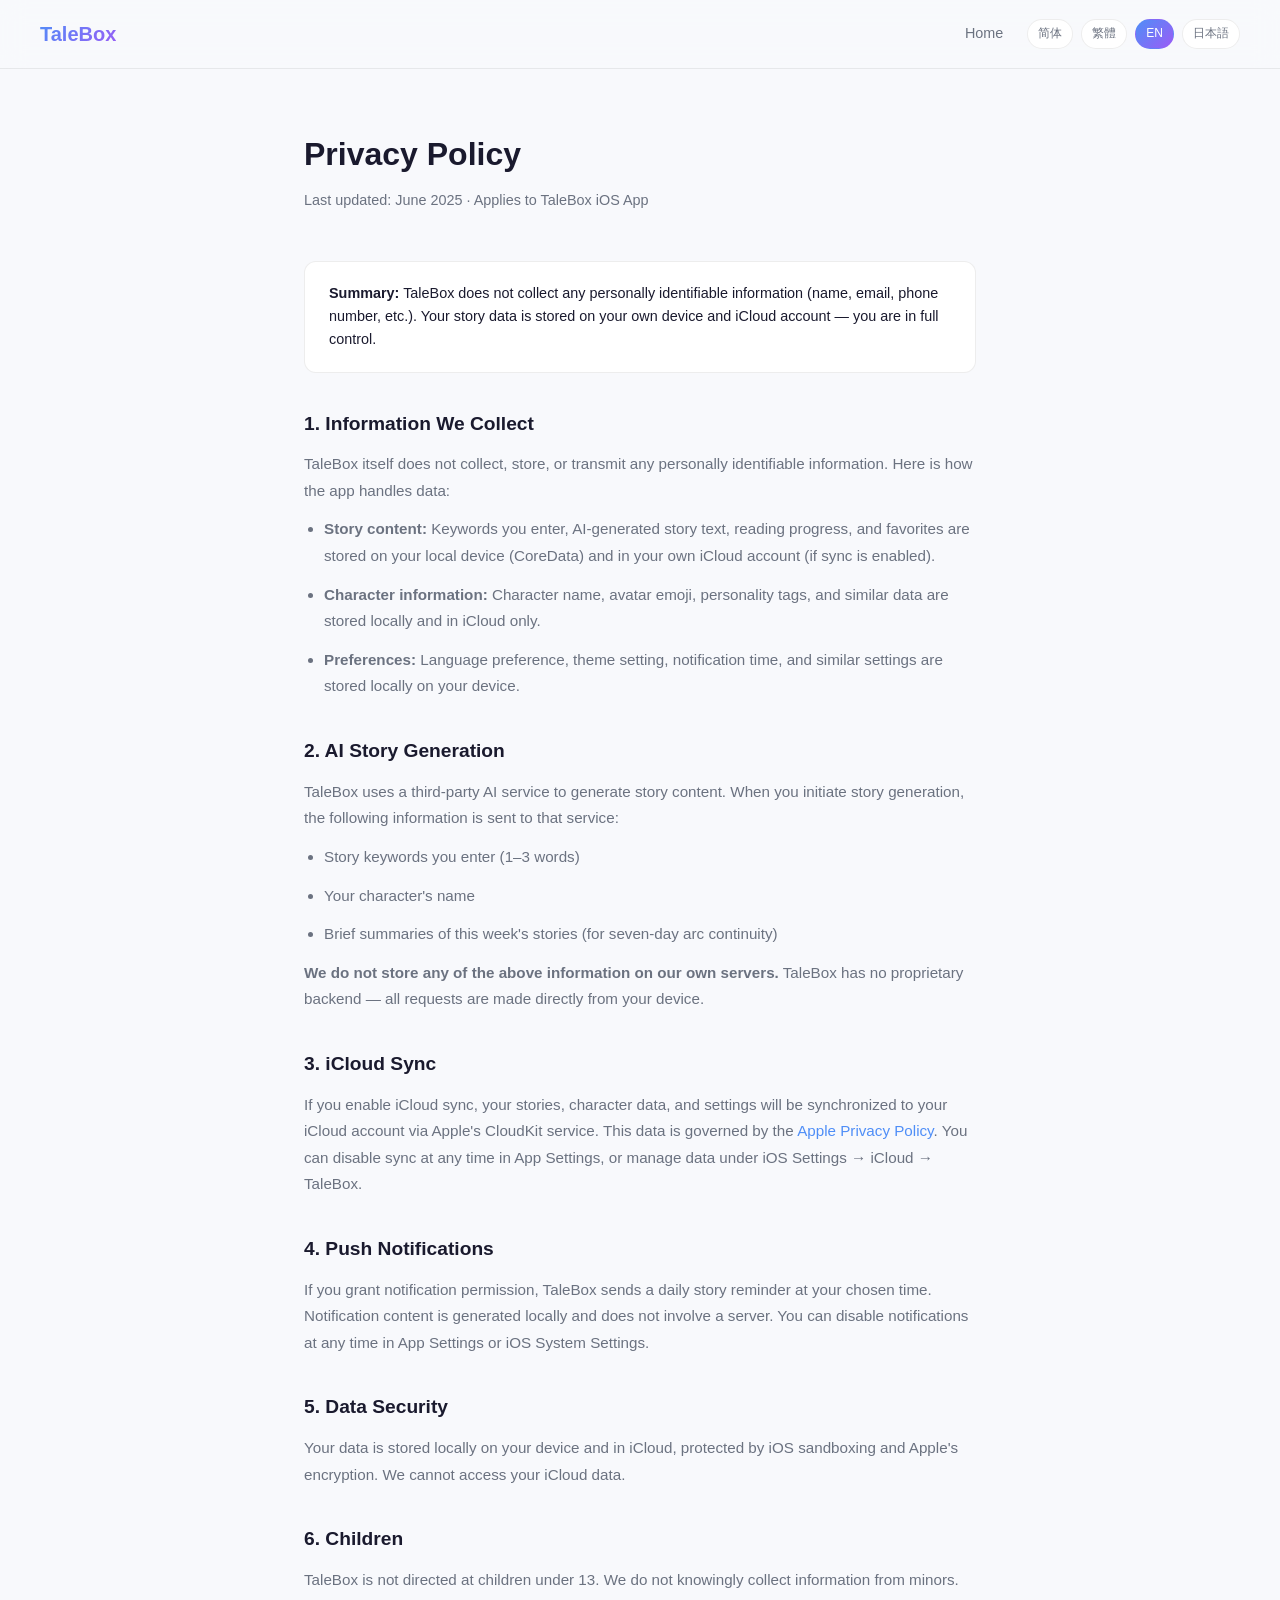
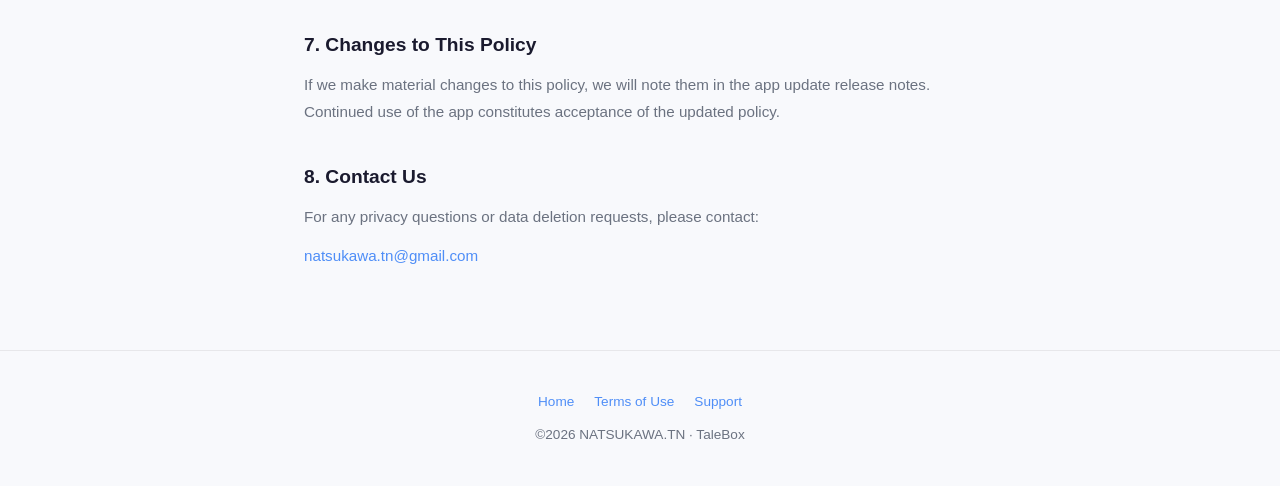
<file: en/privacy.html>
<!DOCTYPE html>
<html lang="en">
<head>
  <meta charset="UTF-8">
  <meta name="viewport" content="width=device-width, initial-scale=1.0">
  <title>Privacy Policy — TaleBox</title>
  <link rel="stylesheet" href="../styles.css">
</head>
<body>

<nav>
  <a class="nav-logo gradient-text" href="index.html" style="text-decoration:none;">TaleBox</a>

  <div class="nav-links">
      <a href="index.html">Home</a>

    <div class="lang-switcher">
      <a href="../zh-Hans/privacy.html">简体</a>
      <a href="../zh-Hant/privacy.html">繁體</a>
      <a href="../en/privacy.html" class="active">EN</a>
      <a href="../ja/privacy.html">日本語</a>

  </div>
</nav>

<article class="prose">
  <h1>Privacy Policy</h1>
  <p class="meta">Last updated: June 2025 · Applies to TaleBox iOS App</p>

  <div class="highlight">
    <strong>Summary:</strong> TaleBox does not collect any personally identifiable information (name, email, phone number, etc.). Your story data is stored on your own device and iCloud account — you are in full control.
  </div>

  <h2>1. Information We Collect</h2>
  <p>TaleBox itself does not collect, store, or transmit any personally identifiable information. Here is how the app handles data:</p>
  <ul>
    <li><strong>Story content:</strong> Keywords you enter, AI-generated story text, reading progress, and favorites are stored on your local device (CoreData) and in your own iCloud account (if sync is enabled).</li>
    <li><strong>Character information:</strong> Character name, avatar emoji, personality tags, and similar data are stored locally and in iCloud only.</li>
    <li><strong>Preferences:</strong> Language preference, theme setting, notification time, and similar settings are stored locally on your device.</li>
  </ul>

  <h2>2. AI Story Generation</h2>
  <p>TaleBox uses a third-party AI service to generate story content. When you initiate story generation, the following information is sent to that service:</p>
  <ul>
    <li>Story keywords you enter (1–3 words)</li>
    <li>Your character's name</li>
    <li>Brief summaries of this week's stories (for seven-day arc continuity)</li>
  </ul>
  <p><strong>We do not store any of the above information on our own servers.</strong> TaleBox has no proprietary backend — all requests are made directly from your device.</p>

  <h2>3. iCloud Sync</h2>
  <p>If you enable iCloud sync, your stories, character data, and settings will be synchronized to your iCloud account via Apple's CloudKit service. This data is governed by the <a href="https://www.apple.com/legal/privacy/" target="_blank">Apple Privacy Policy</a>. You can disable sync at any time in App Settings, or manage data under iOS Settings → iCloud → TaleBox.</p>

  <h2>4. Push Notifications</h2>
  <p>If you grant notification permission, TaleBox sends a daily story reminder at your chosen time. Notification content is generated locally and does not involve a server. You can disable notifications at any time in App Settings or iOS System Settings.</p>

  <h2>5. Data Security</h2>
  <p>Your data is stored locally on your device and in iCloud, protected by iOS sandboxing and Apple's encryption. We cannot access your iCloud data.</p>

  <h2>6. Children</h2>
  <p>TaleBox is not directed at children under 13. We do not knowingly collect information from minors.</p>

  <h2>7. Changes to This Policy</h2>
  <p>If we make material changes to this policy, we will note them in the app update release notes. Continued use of the app constitutes acceptance of the updated policy.</p>

  <h2>8. Contact Us</h2>
  <p>For any privacy questions or data deletion requests, please contact:</p>
  <p><a href="mailto:natsukawa.tn@gmail.com">natsukawa.tn@gmail.com</a></p>
</article>

<footer>
  <div class="footer-links">
    <a href="index.html">Home</a>
    <a href="terms.html">Terms of Use</a>
    <a href="mailto:natsukawa.tn@gmail.com">Support</a>
  </div>
  <p>©<script>document.write(new Date().getFullYear())</script> NATSUKAWA.TN · TaleBox</p>
</footer>

</body>
</html>
</file>
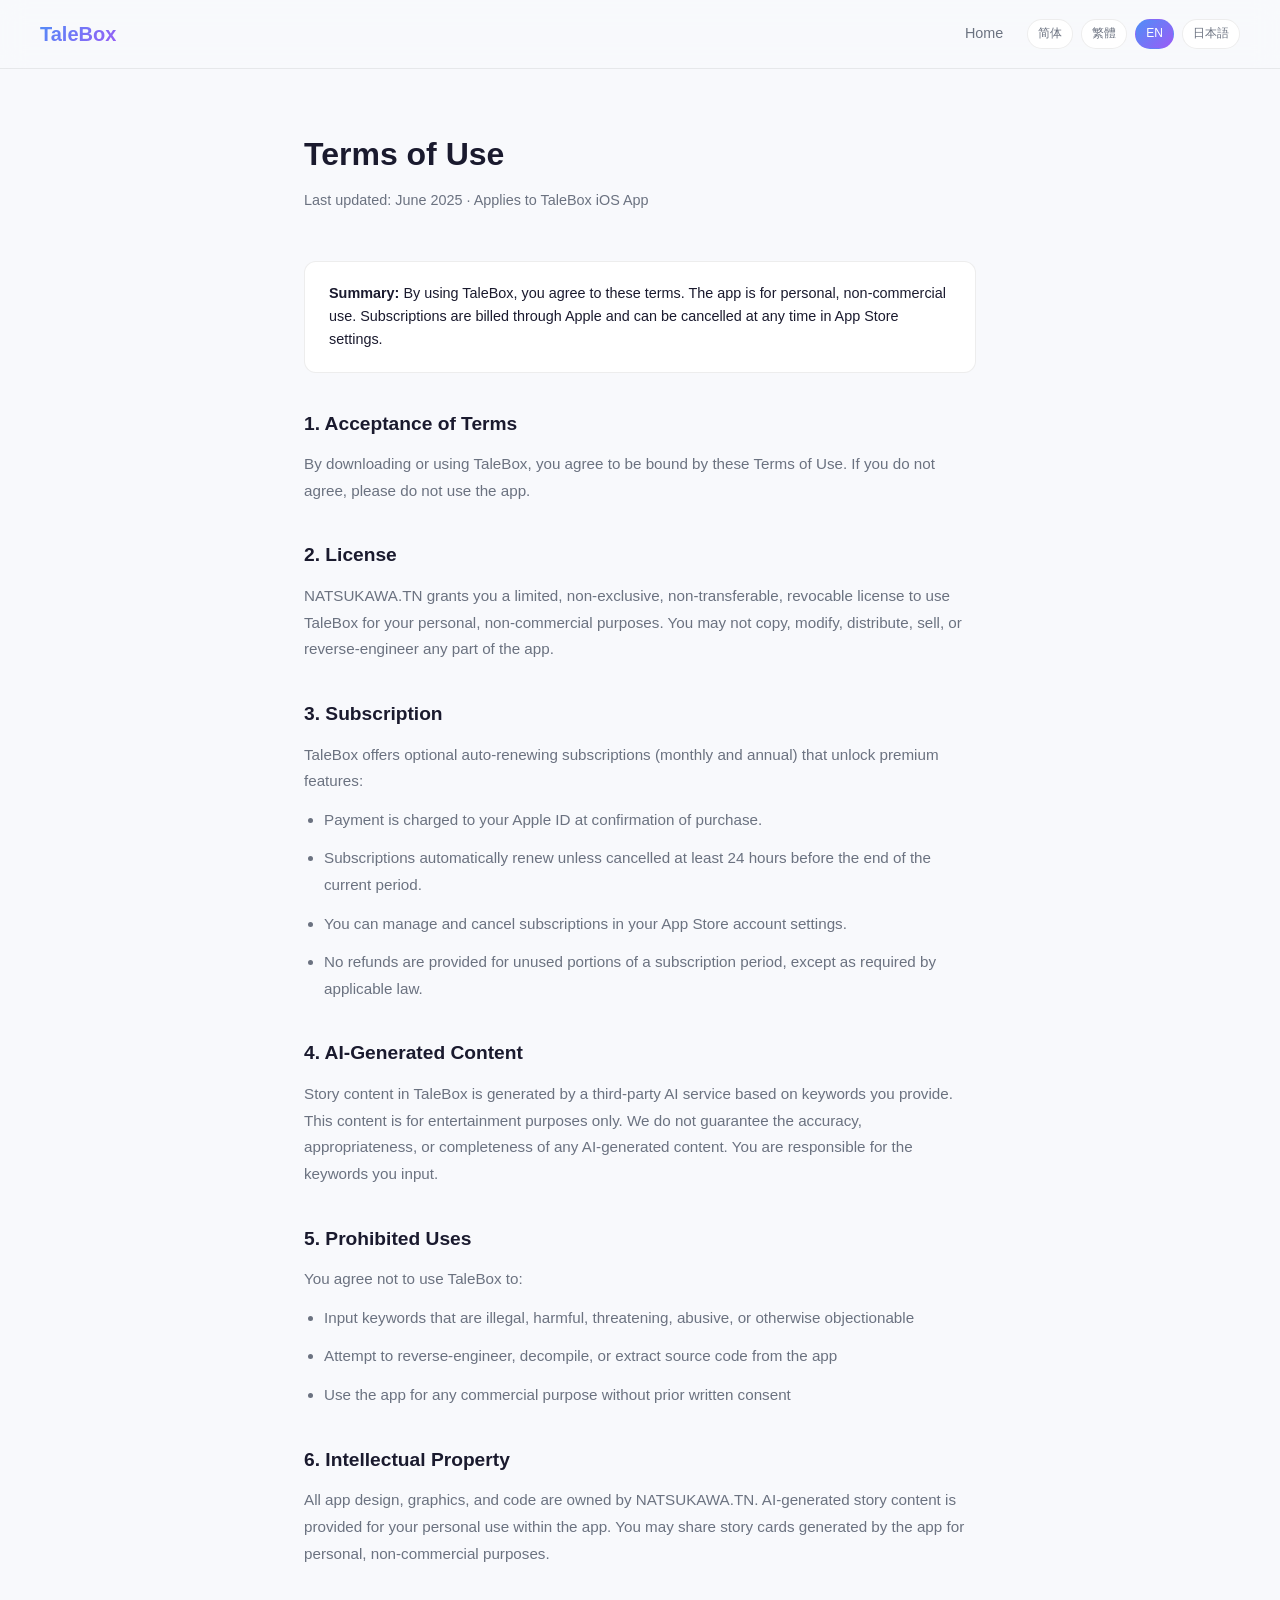
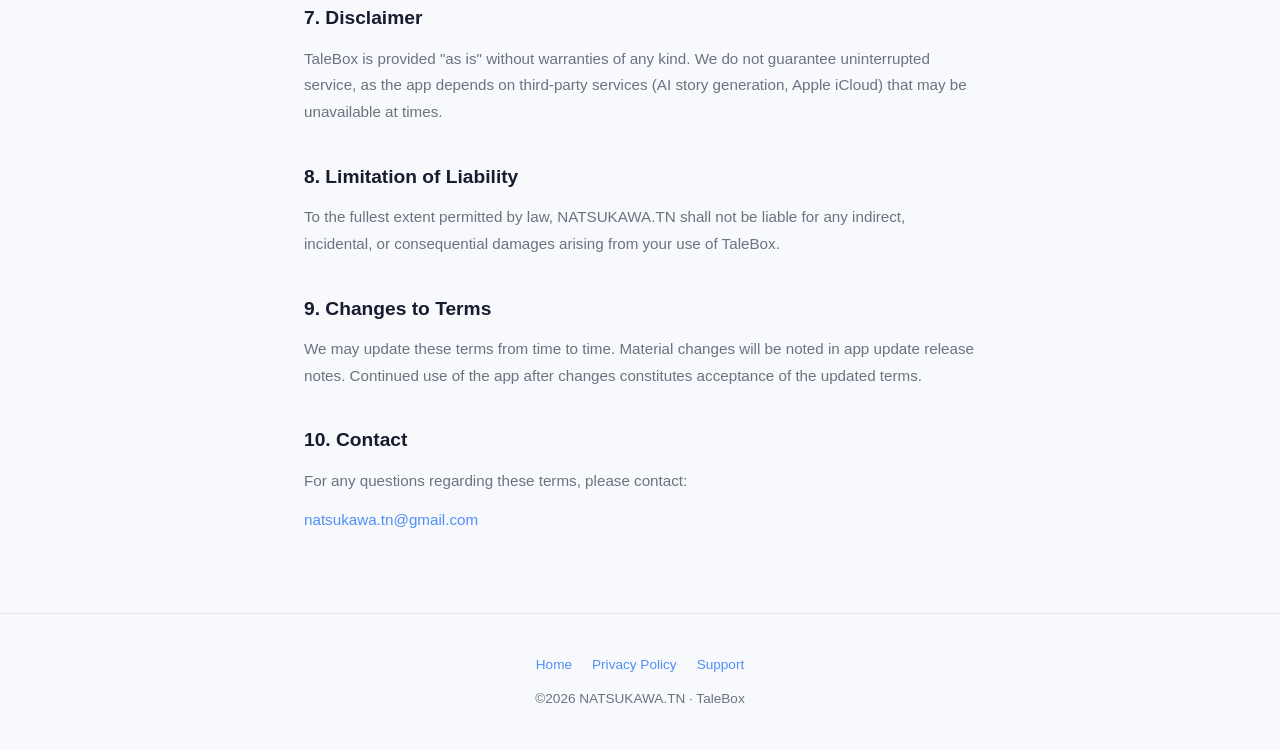
<file: en/terms.html>
<!DOCTYPE html>
<html lang="en">
<head>
  <meta charset="UTF-8">
  <meta name="viewport" content="width=device-width, initial-scale=1.0">
  <title>Terms of Use — TaleBox</title>
  <link rel="stylesheet" href="../styles.css">
</head>
<body>

<nav>
  <a class="nav-logo gradient-text" href="index.html" style="text-decoration:none;">TaleBox</a>

  <div class="nav-links">
      <a href="index.html">Home</a>

    <div class="lang-switcher">
      <a href="../zh-Hans/terms.html">简体</a>
      <a href="../zh-Hant/terms.html">繁體</a>
      <a href="../en/terms.html" class="active">EN</a>
      <a href="../ja/terms.html">日本語</a>

  </div>
</nav>

<article class="prose">
  <h1>Terms of Use</h1>
  <p class="meta">Last updated: June 2025 · Applies to TaleBox iOS App</p>

  <div class="highlight">
    <strong>Summary:</strong> By using TaleBox, you agree to these terms. The app is for personal, non-commercial use. Subscriptions are billed through Apple and can be cancelled at any time in App Store settings.
  </div>

  <h2>1. Acceptance of Terms</h2>
  <p>By downloading or using TaleBox, you agree to be bound by these Terms of Use. If you do not agree, please do not use the app.</p>

  <h2>2. License</h2>
  <p>NATSUKAWA.TN grants you a limited, non-exclusive, non-transferable, revocable license to use TaleBox for your personal, non-commercial purposes. You may not copy, modify, distribute, sell, or reverse-engineer any part of the app.</p>

  <h2>3. Subscription</h2>
  <p>TaleBox offers optional auto-renewing subscriptions (monthly and annual) that unlock premium features:</p>
  <ul>
    <li>Payment is charged to your Apple ID at confirmation of purchase.</li>
    <li>Subscriptions automatically renew unless cancelled at least 24 hours before the end of the current period.</li>
    <li>You can manage and cancel subscriptions in your App Store account settings.</li>
    <li>No refunds are provided for unused portions of a subscription period, except as required by applicable law.</li>
  </ul>

  <h2>4. AI-Generated Content</h2>
  <p>Story content in TaleBox is generated by a third-party AI service based on keywords you provide. This content is for entertainment purposes only. We do not guarantee the accuracy, appropriateness, or completeness of any AI-generated content. You are responsible for the keywords you input.</p>

  <h2>5. Prohibited Uses</h2>
  <p>You agree not to use TaleBox to:</p>
  <ul>
    <li>Input keywords that are illegal, harmful, threatening, abusive, or otherwise objectionable</li>
    <li>Attempt to reverse-engineer, decompile, or extract source code from the app</li>
    <li>Use the app for any commercial purpose without prior written consent</li>
  </ul>

  <h2>6. Intellectual Property</h2>
  <p>All app design, graphics, and code are owned by NATSUKAWA.TN. AI-generated story content is provided for your personal use within the app. You may share story cards generated by the app for personal, non-commercial purposes.</p>

  <h2>7. Disclaimer</h2>
  <p>TaleBox is provided "as is" without warranties of any kind. We do not guarantee uninterrupted service, as the app depends on third-party services (AI story generation, Apple iCloud) that may be unavailable at times.</p>

  <h2>8. Limitation of Liability</h2>
  <p>To the fullest extent permitted by law, NATSUKAWA.TN shall not be liable for any indirect, incidental, or consequential damages arising from your use of TaleBox.</p>

  <h2>9. Changes to Terms</h2>
  <p>We may update these terms from time to time. Material changes will be noted in app update release notes. Continued use of the app after changes constitutes acceptance of the updated terms.</p>

  <h2>10. Contact</h2>
  <p>For any questions regarding these terms, please contact:</p>
  <p><a href="mailto:natsukawa.tn@gmail.com">natsukawa.tn@gmail.com</a></p>
</article>

<footer>
  <div class="footer-links">
    <a href="index.html">Home</a>
    <a href="privacy.html">Privacy Policy</a>
    <a href="mailto:natsukawa.tn@gmail.com">Support</a>
  </div>
  <p>©<script>document.write(new Date().getFullYear())</script> NATSUKAWA.TN · TaleBox</p>
</footer>

</body>
</html>
</file>
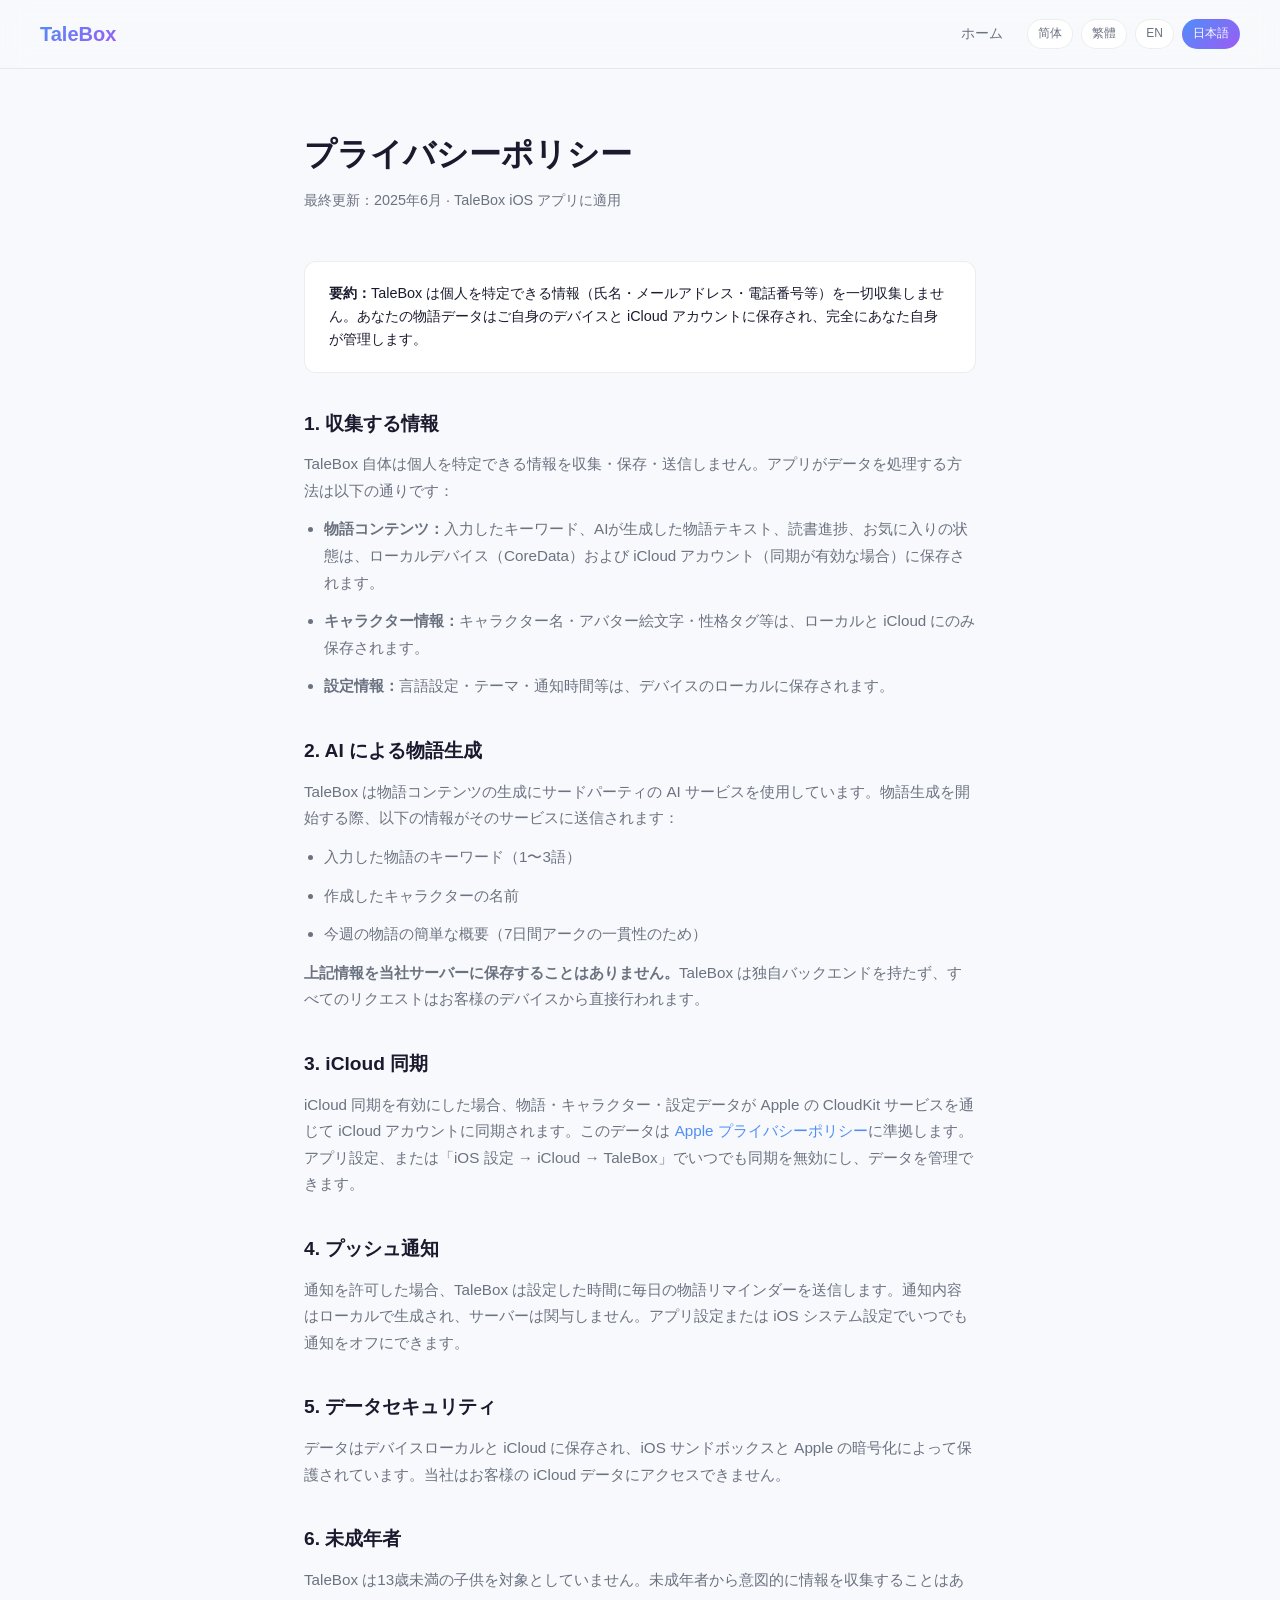
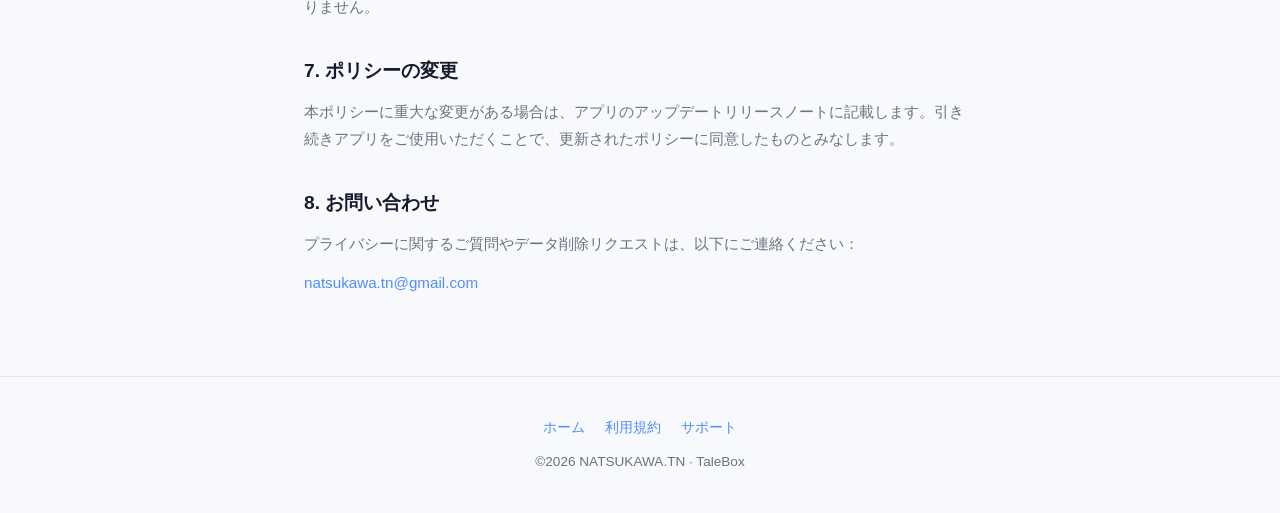
<file: ja/privacy.html>
<!DOCTYPE html>
<html lang="ja">
<head>
  <meta charset="UTF-8">
  <meta name="viewport" content="width=device-width, initial-scale=1.0">
  <title>プライバシーポリシー — TaleBox</title>
  <link rel="stylesheet" href="../styles.css">
</head>
<body>

<nav>
  <a class="nav-logo gradient-text" href="index.html" style="text-decoration:none;">TaleBox</a>

  <div class="nav-links">
      <a href="index.html">ホーム</a>

    <div class="lang-switcher">
      <a href="../zh-Hans/privacy.html">简体</a>
      <a href="../zh-Hant/privacy.html">繁體</a>
      <a href="../en/privacy.html">EN</a>
      <a href="../ja/privacy.html" class="active">日本語</a>

  </div>
</nav>

<article class="prose">
  <h1>プライバシーポリシー</h1>
  <p class="meta">最終更新：2025年6月 · TaleBox iOS アプリに適用</p>

  <div class="highlight">
    <strong>要約：</strong>TaleBox は個人を特定できる情報（氏名・メールアドレス・電話番号等）を一切収集しません。あなたの物語データはご自身のデバイスと iCloud アカウントに保存され、完全にあなた自身が管理します。
  </div>

  <h2>1. 収集する情報</h2>
  <p>TaleBox 自体は個人を特定できる情報を収集・保存・送信しません。アプリがデータを処理する方法は以下の通りです：</p>
  <ul>
    <li><strong>物語コンテンツ：</strong>入力したキーワード、AIが生成した物語テキスト、読書進捗、お気に入りの状態は、ローカルデバイス（CoreData）および iCloud アカウント（同期が有効な場合）に保存されます。</li>
    <li><strong>キャラクター情報：</strong>キャラクター名・アバター絵文字・性格タグ等は、ローカルと iCloud にのみ保存されます。</li>
    <li><strong>設定情報：</strong>言語設定・テーマ・通知時間等は、デバイスのローカルに保存されます。</li>
  </ul>

  <h2>2. AI による物語生成</h2>
  <p>TaleBox は物語コンテンツの生成にサードパーティの AI サービスを使用しています。物語生成を開始する際、以下の情報がそのサービスに送信されます：</p>
  <ul>
    <li>入力した物語のキーワード（1〜3語）</li>
    <li>作成したキャラクターの名前</li>
    <li>今週の物語の簡単な概要（7日間アークの一貫性のため）</li>
  </ul>
  <p><strong>上記情報を当社サーバーに保存することはありません。</strong>TaleBox は独自バックエンドを持たず、すべてのリクエストはお客様のデバイスから直接行われます。</p>

  <h2>3. iCloud 同期</h2>
  <p>iCloud 同期を有効にした場合、物語・キャラクター・設定データが Apple の CloudKit サービスを通じて iCloud アカウントに同期されます。このデータは <a href="https://www.apple.com/legal/privacy/" target="_blank">Apple プライバシーポリシー</a>に準拠します。アプリ設定、または「iOS 設定 → iCloud → TaleBox」でいつでも同期を無効にし、データを管理できます。</p>

  <h2>4. プッシュ通知</h2>
  <p>通知を許可した場合、TaleBox は設定した時間に毎日の物語リマインダーを送信します。通知内容はローカルで生成され、サーバーは関与しません。アプリ設定または iOS システム設定でいつでも通知をオフにできます。</p>

  <h2>5. データセキュリティ</h2>
  <p>データはデバイスローカルと iCloud に保存され、iOS サンドボックスと Apple の暗号化によって保護されています。当社はお客様の iCloud データにアクセスできません。</p>

  <h2>6. 未成年者</h2>
  <p>TaleBox は13歳未満の子供を対象としていません。未成年者から意図的に情報を収集することはありません。</p>

  <h2>7. ポリシーの変更</h2>
  <p>本ポリシーに重大な変更がある場合は、アプリのアップデートリリースノートに記載します。引き続きアプリをご使用いただくことで、更新されたポリシーに同意したものとみなします。</p>

  <h2>8. お問い合わせ</h2>
  <p>プライバシーに関するご質問やデータ削除リクエストは、以下にご連絡ください：</p>
  <p><a href="mailto:natsukawa.tn@gmail.com">natsukawa.tn@gmail.com</a></p>
</article>

<footer>
  <div class="footer-links">
    <a href="index.html">ホーム</a>
    <a href="terms.html">利用規約</a>
    <a href="mailto:natsukawa.tn@gmail.com">サポート</a>
  </div>
  <p>©<script>document.write(new Date().getFullYear())</script> NATSUKAWA.TN · TaleBox</p>
</footer>

</body>
</html>
</file>
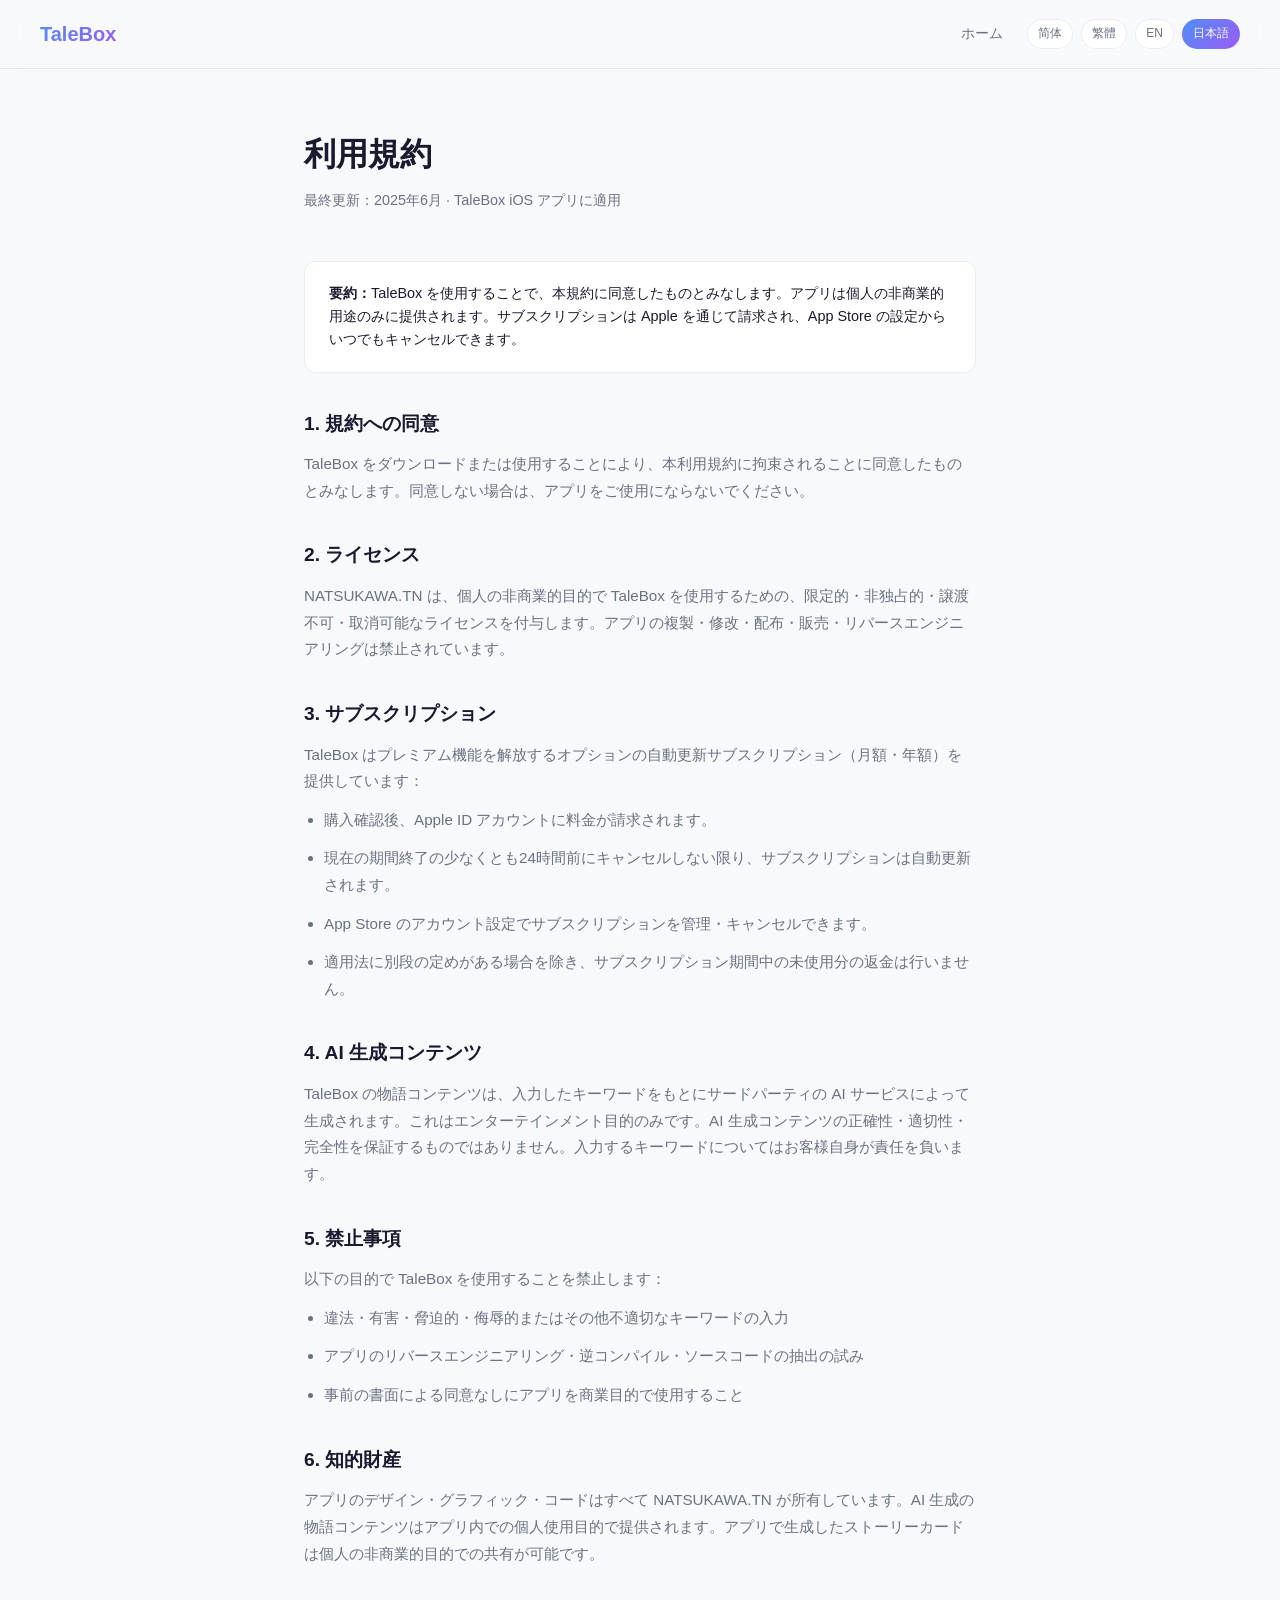
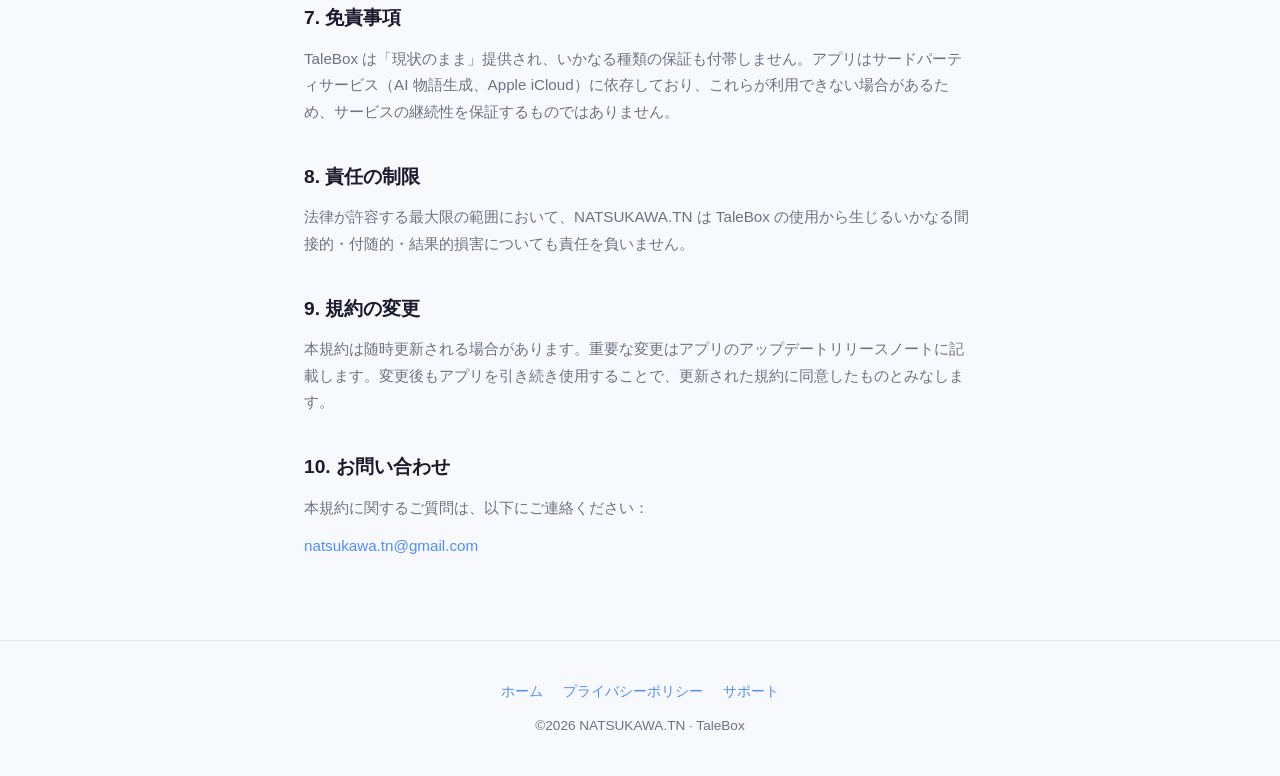
<file: ja/terms.html>
<!DOCTYPE html>
<html lang="ja">
<head>
  <meta charset="UTF-8">
  <meta name="viewport" content="width=device-width, initial-scale=1.0">
  <title>利用規約 — TaleBox</title>
  <link rel="stylesheet" href="../styles.css">
</head>
<body>

<nav>
  <a class="nav-logo gradient-text" href="index.html" style="text-decoration:none;">TaleBox</a>

  <div class="nav-links">
      <a href="index.html">ホーム</a>

    <div class="lang-switcher">
      <a href="../zh-Hans/terms.html">简体</a>
      <a href="../zh-Hant/terms.html">繁體</a>
      <a href="../en/terms.html">EN</a>
      <a href="../ja/terms.html" class="active">日本語</a>

  </div>
</nav>

<article class="prose">
  <h1>利用規約</h1>
  <p class="meta">最終更新：2025年6月 · TaleBox iOS アプリに適用</p>

  <div class="highlight">
    <strong>要約：</strong>TaleBox を使用することで、本規約に同意したものとみなします。アプリは個人の非商業的用途のみに提供されます。サブスクリプションは Apple を通じて請求され、App Store の設定からいつでもキャンセルできます。
  </div>

  <h2>1. 規約への同意</h2>
  <p>TaleBox をダウンロードまたは使用することにより、本利用規約に拘束されることに同意したものとみなします。同意しない場合は、アプリをご使用にならないでください。</p>

  <h2>2. ライセンス</h2>
  <p>NATSUKAWA.TN は、個人の非商業的目的で TaleBox を使用するための、限定的・非独占的・譲渡不可・取消可能なライセンスを付与します。アプリの複製・修改・配布・販売・リバースエンジニアリングは禁止されています。</p>

  <h2>3. サブスクリプション</h2>
  <p>TaleBox はプレミアム機能を解放するオプションの自動更新サブスクリプション（月額・年額）を提供しています：</p>
  <ul>
    <li>購入確認後、Apple ID アカウントに料金が請求されます。</li>
    <li>現在の期間終了の少なくとも24時間前にキャンセルしない限り、サブスクリプションは自動更新されます。</li>
    <li>App Store のアカウント設定でサブスクリプションを管理・キャンセルできます。</li>
    <li>適用法に別段の定めがある場合を除き、サブスクリプション期間中の未使用分の返金は行いません。</li>
  </ul>

  <h2>4. AI 生成コンテンツ</h2>
  <p>TaleBox の物語コンテンツは、入力したキーワードをもとにサードパーティの AI サービスによって生成されます。これはエンターテインメント目的のみです。AI 生成コンテンツの正確性・適切性・完全性を保証するものではありません。入力するキーワードについてはお客様自身が責任を負います。</p>

  <h2>5. 禁止事項</h2>
  <p>以下の目的で TaleBox を使用することを禁止します：</p>
  <ul>
    <li>違法・有害・脅迫的・侮辱的またはその他不適切なキーワードの入力</li>
    <li>アプリのリバースエンジニアリング・逆コンパイル・ソースコードの抽出の試み</li>
    <li>事前の書面による同意なしにアプリを商業目的で使用すること</li>
  </ul>

  <h2>6. 知的財産</h2>
  <p>アプリのデザイン・グラフィック・コードはすべて NATSUKAWA.TN が所有しています。AI 生成の物語コンテンツはアプリ内での個人使用目的で提供されます。アプリで生成したストーリーカードは個人の非商業的目的での共有が可能です。</p>

  <h2>7. 免責事項</h2>
  <p>TaleBox は「現状のまま」提供され、いかなる種類の保証も付帯しません。アプリはサードパーティサービス（AI 物語生成、Apple iCloud）に依存しており、これらが利用できない場合があるため、サービスの継続性を保証するものではありません。</p>

  <h2>8. 責任の制限</h2>
  <p>法律が許容する最大限の範囲において、NATSUKAWA.TN は TaleBox の使用から生じるいかなる間接的・付随的・結果的損害についても責任を負いません。</p>

  <h2>9. 規約の変更</h2>
  <p>本規約は随時更新される場合があります。重要な変更はアプリのアップデートリリースノートに記載します。変更後もアプリを引き続き使用することで、更新された規約に同意したものとみなします。</p>

  <h2>10. お問い合わせ</h2>
  <p>本規約に関するご質問は、以下にご連絡ください：</p>
  <p><a href="mailto:natsukawa.tn@gmail.com">natsukawa.tn@gmail.com</a></p>
</article>

<footer>
  <div class="footer-links">
    <a href="index.html">ホーム</a>
    <a href="privacy.html">プライバシーポリシー</a>
    <a href="mailto:natsukawa.tn@gmail.com">サポート</a>
  </div>
  <p>©<script>document.write(new Date().getFullYear())</script> NATSUKAWA.TN · TaleBox</p>
</footer>

</body>
</html>
</file>
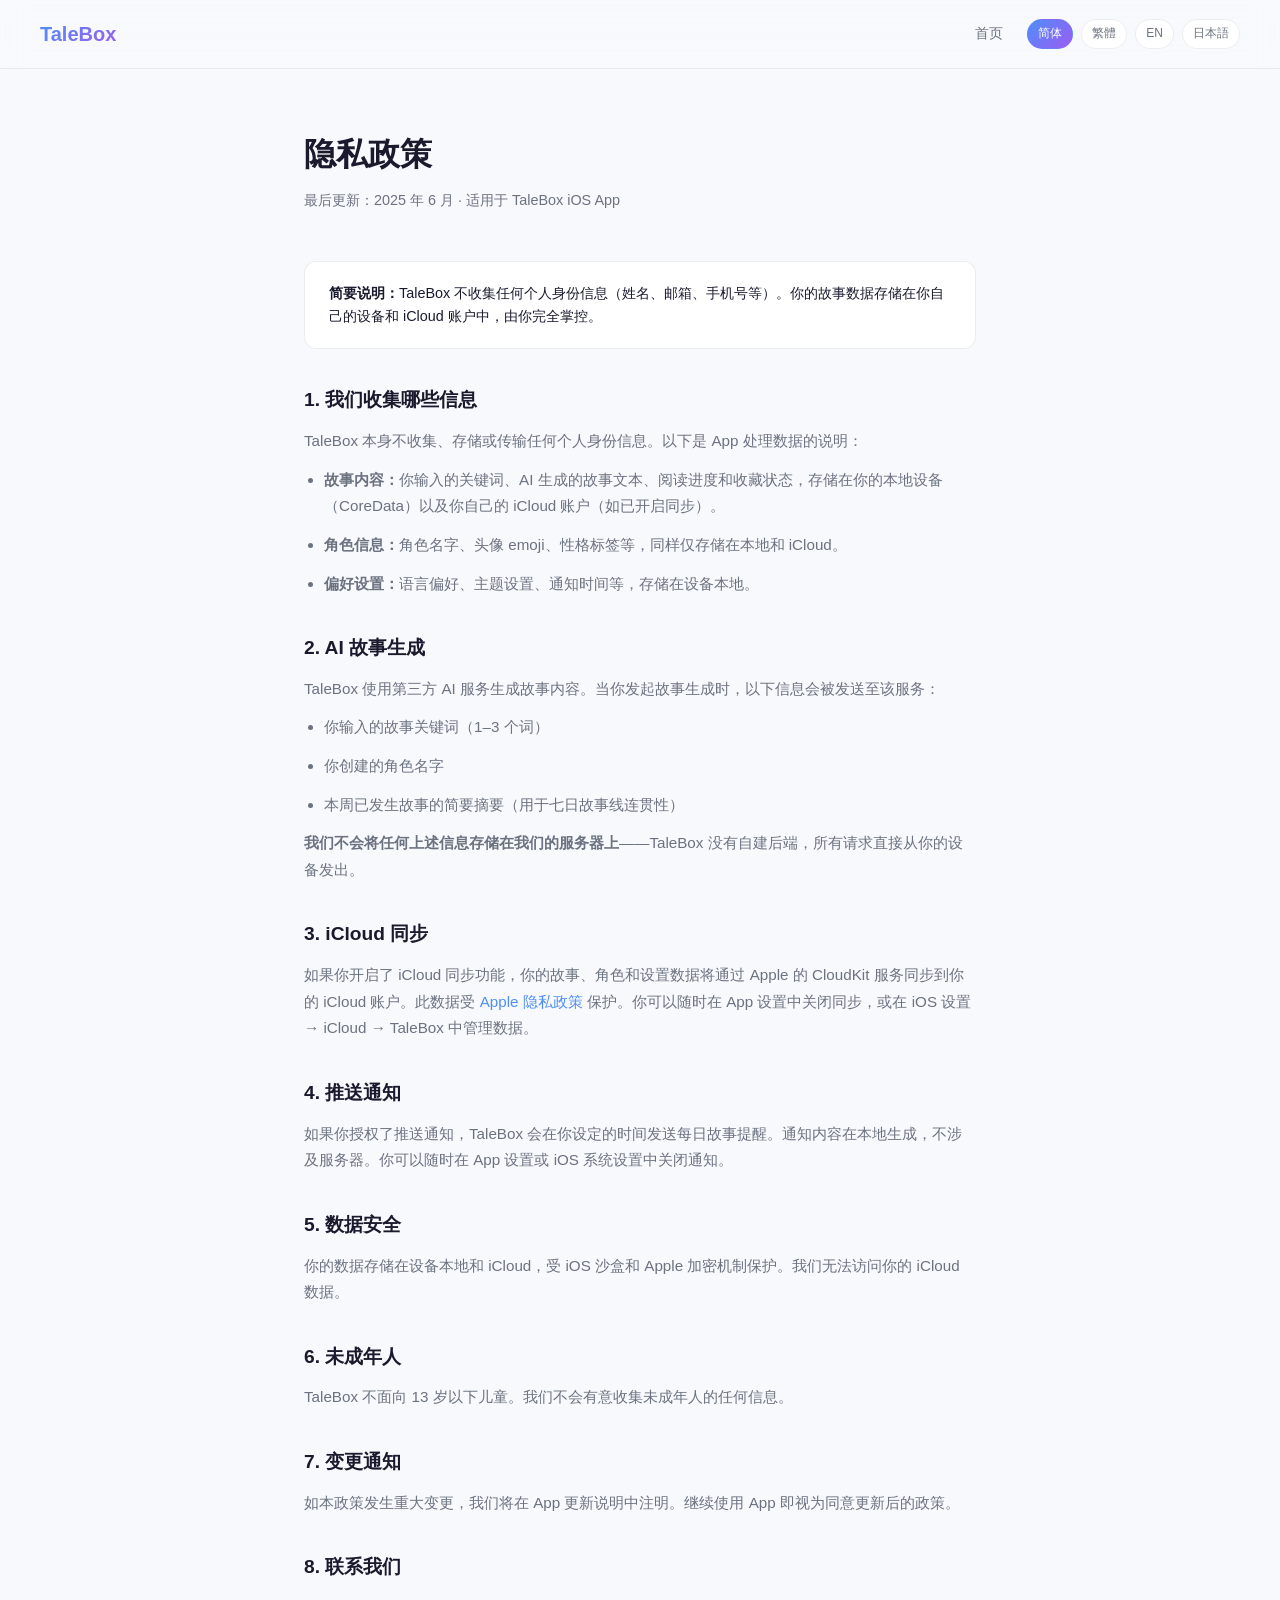
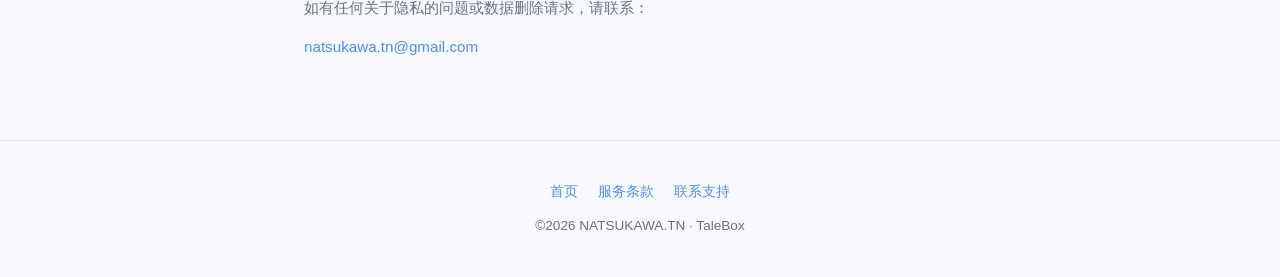
<file: zh-Hans/privacy.html>
<!DOCTYPE html>
<html lang="zh-Hans">
<head>
  <meta charset="UTF-8">
  <meta name="viewport" content="width=device-width, initial-scale=1.0">
  <title>隐私政策 — TaleBox</title>
  <link rel="stylesheet" href="../styles.css">
</head>
<body>

<nav>
  <a class="nav-logo gradient-text" href="index.html" style="text-decoration:none;">TaleBox</a>

  <div class="nav-links">
      <a href="index.html">首页</a>

    <div class="lang-switcher">
      <a href="../zh-Hans/privacy.html" class="active">简体</a>
      <a href="../zh-Hant/privacy.html">繁體</a>
      <a href="../en/privacy.html">EN</a>
      <a href="../ja/privacy.html">日本語</a>

  </div>
</nav>

<article class="prose">
  <h1>隐私政策</h1>
  <p class="meta">最后更新：2025 年 6 月 · 适用于 TaleBox iOS App</p>

  <div class="highlight">
    <strong>简要说明：</strong>TaleBox 不收集任何个人身份信息（姓名、邮箱、手机号等）。你的故事数据存储在你自己的设备和 iCloud 账户中，由你完全掌控。
  </div>

  <h2>1. 我们收集哪些信息</h2>
  <p>TaleBox 本身不收集、存储或传输任何个人身份信息。以下是 App 处理数据的说明：</p>
  <ul>
    <li><strong>故事内容：</strong>你输入的关键词、AI 生成的故事文本、阅读进度和收藏状态，存储在你的本地设备（CoreData）以及你自己的 iCloud 账户（如已开启同步）。</li>
    <li><strong>角色信息：</strong>角色名字、头像 emoji、性格标签等，同样仅存储在本地和 iCloud。</li>
    <li><strong>偏好设置：</strong>语言偏好、主题设置、通知时间等，存储在设备本地。</li>
  </ul>

  <h2>2. AI 故事生成</h2>
  <p>TaleBox 使用第三方 AI 服务生成故事内容。当你发起故事生成时，以下信息会被发送至该服务：</p>
  <ul>
    <li>你输入的故事关键词（1–3 个词）</li>
    <li>你创建的角色名字</li>
    <li>本周已发生故事的简要摘要（用于七日故事线连贯性）</li>
  </ul>
  <p><strong>我们不会将任何上述信息存储在我们的服务器上</strong>——TaleBox 没有自建后端，所有请求直接从你的设备发出。</p>

  <h2>3. iCloud 同步</h2>
  <p>如果你开启了 iCloud 同步功能，你的故事、角色和设置数据将通过 Apple 的 CloudKit 服务同步到你的 iCloud 账户。此数据受 <a href="https://www.apple.com/legal/privacy/" target="_blank">Apple 隐私政策</a> 保护。你可以随时在 App 设置中关闭同步，或在 iOS 设置 → iCloud → TaleBox 中管理数据。</p>

  <h2>4. 推送通知</h2>
  <p>如果你授权了推送通知，TaleBox 会在你设定的时间发送每日故事提醒。通知内容在本地生成，不涉及服务器。你可以随时在 App 设置或 iOS 系统设置中关闭通知。</p>

  <h2>5. 数据安全</h2>
  <p>你的数据存储在设备本地和 iCloud，受 iOS 沙盒和 Apple 加密机制保护。我们无法访问你的 iCloud 数据。</p>

  <h2>6. 未成年人</h2>
  <p>TaleBox 不面向 13 岁以下儿童。我们不会有意收集未成年人的任何信息。</p>

  <h2>7. 变更通知</h2>
  <p>如本政策发生重大变更，我们将在 App 更新说明中注明。继续使用 App 即视为同意更新后的政策。</p>

  <h2>8. 联系我们</h2>
  <p>如有任何关于隐私的问题或数据删除请求，请联系：</p>
  <p><a href="mailto:natsukawa.tn@gmail.com">natsukawa.tn@gmail.com</a></p>
</article>

<footer>
  <div class="footer-links">
    <a href="index.html">首页</a>
    <a href="terms.html">服务条款</a>
    <a href="mailto:natsukawa.tn@gmail.com">联系支持</a>
  </div>
  <p>©<script>document.write(new Date().getFullYear())</script> NATSUKAWA.TN · TaleBox</p>
</footer>

</body>
</html>
</file>
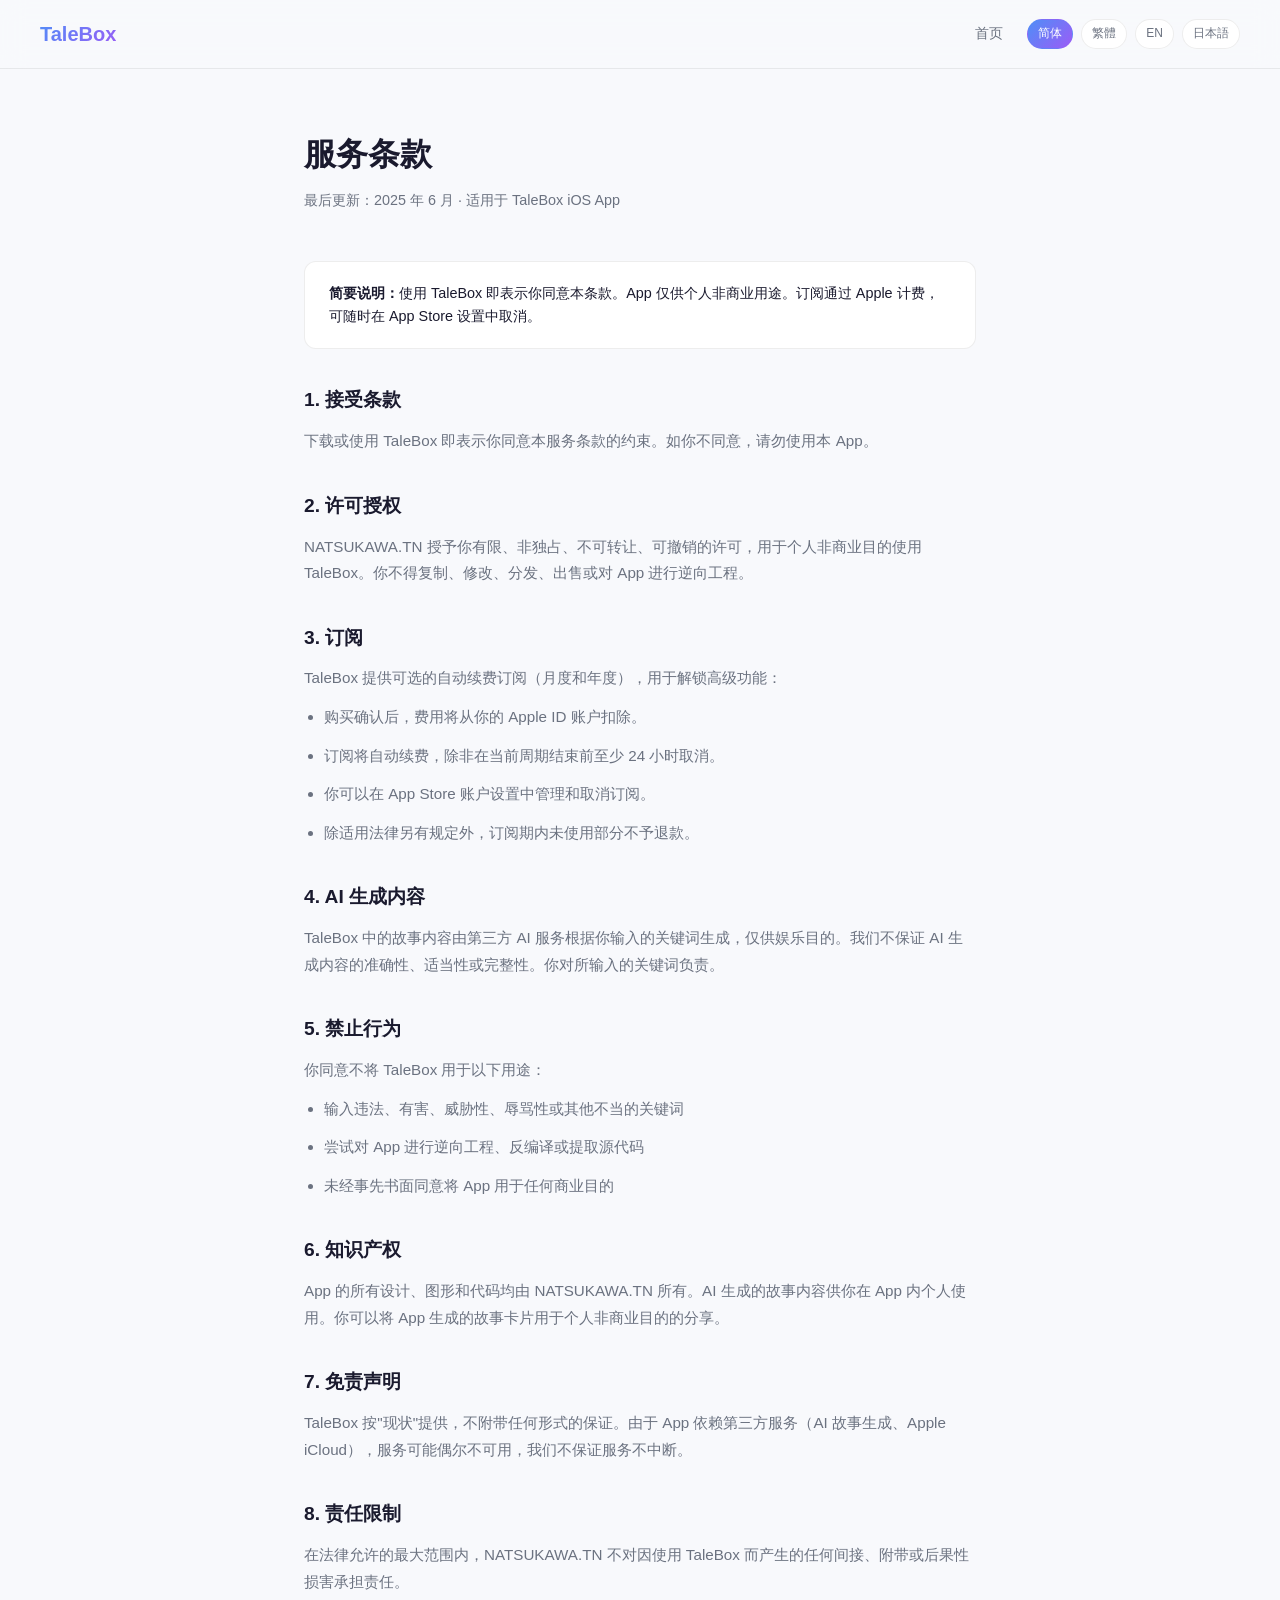
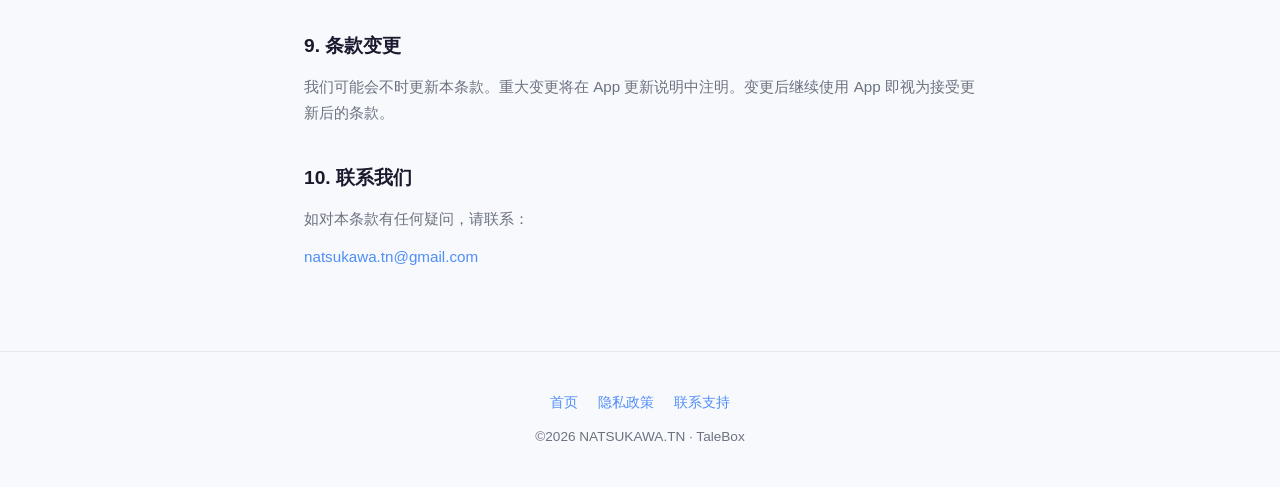
<file: zh-Hans/terms.html>
<!DOCTYPE html>
<html lang="zh-Hans">
<head>
  <meta charset="UTF-8">
  <meta name="viewport" content="width=device-width, initial-scale=1.0">
  <title>服务条款 — TaleBox</title>
  <link rel="stylesheet" href="../styles.css">
</head>
<body>

<nav>
  <a class="nav-logo gradient-text" href="index.html" style="text-decoration:none;">TaleBox</a>

  <div class="nav-links">
      <a href="index.html">首页</a>

    <div class="lang-switcher">
      <a href="../zh-Hans/terms.html" class="active">简体</a>
      <a href="../zh-Hant/terms.html">繁體</a>
      <a href="../en/terms.html">EN</a>
      <a href="../ja/terms.html">日本語</a>

  </div>
</nav>

<article class="prose">
  <h1>服务条款</h1>
  <p class="meta">最后更新：2025 年 6 月 · 适用于 TaleBox iOS App</p>

  <div class="highlight">
    <strong>简要说明：</strong>使用 TaleBox 即表示你同意本条款。App 仅供个人非商业用途。订阅通过 Apple 计费，可随时在 App Store 设置中取消。
  </div>

  <h2>1. 接受条款</h2>
  <p>下载或使用 TaleBox 即表示你同意本服务条款的约束。如你不同意，请勿使用本 App。</p>

  <h2>2. 许可授权</h2>
  <p>NATSUKAWA.TN 授予你有限、非独占、不可转让、可撤销的许可，用于个人非商业目的使用 TaleBox。你不得复制、修改、分发、出售或对 App 进行逆向工程。</p>

  <h2>3. 订阅</h2>
  <p>TaleBox 提供可选的自动续费订阅（月度和年度），用于解锁高级功能：</p>
  <ul>
    <li>购买确认后，费用将从你的 Apple ID 账户扣除。</li>
    <li>订阅将自动续费，除非在当前周期结束前至少 24 小时取消。</li>
    <li>你可以在 App Store 账户设置中管理和取消订阅。</li>
    <li>除适用法律另有规定外，订阅期内未使用部分不予退款。</li>
  </ul>

  <h2>4. AI 生成内容</h2>
  <p>TaleBox 中的故事内容由第三方 AI 服务根据你输入的关键词生成，仅供娱乐目的。我们不保证 AI 生成内容的准确性、适当性或完整性。你对所输入的关键词负责。</p>

  <h2>5. 禁止行为</h2>
  <p>你同意不将 TaleBox 用于以下用途：</p>
  <ul>
    <li>输入违法、有害、威胁性、辱骂性或其他不当的关键词</li>
    <li>尝试对 App 进行逆向工程、反编译或提取源代码</li>
    <li>未经事先书面同意将 App 用于任何商业目的</li>
  </ul>

  <h2>6. 知识产权</h2>
  <p>App 的所有设计、图形和代码均由 NATSUKAWA.TN 所有。AI 生成的故事内容供你在 App 内个人使用。你可以将 App 生成的故事卡片用于个人非商业目的的分享。</p>

  <h2>7. 免责声明</h2>
  <p>TaleBox 按"现状"提供，不附带任何形式的保证。由于 App 依赖第三方服务（AI 故事生成、Apple iCloud），服务可能偶尔不可用，我们不保证服务不中断。</p>

  <h2>8. 责任限制</h2>
  <p>在法律允许的最大范围内，NATSUKAWA.TN 不对因使用 TaleBox 而产生的任何间接、附带或后果性损害承担责任。</p>

  <h2>9. 条款变更</h2>
  <p>我们可能会不时更新本条款。重大变更将在 App 更新说明中注明。变更后继续使用 App 即视为接受更新后的条款。</p>

  <h2>10. 联系我们</h2>
  <p>如对本条款有任何疑问，请联系：</p>
  <p><a href="mailto:natsukawa.tn@gmail.com">natsukawa.tn@gmail.com</a></p>
</article>

<footer>
  <div class="footer-links">
    <a href="index.html">首页</a>
    <a href="privacy.html">隐私政策</a>
    <a href="mailto:natsukawa.tn@gmail.com">联系支持</a>
  </div>
  <p>©<script>document.write(new Date().getFullYear())</script> NATSUKAWA.TN · TaleBox</p>
</footer>

</body>
</html>
</file>
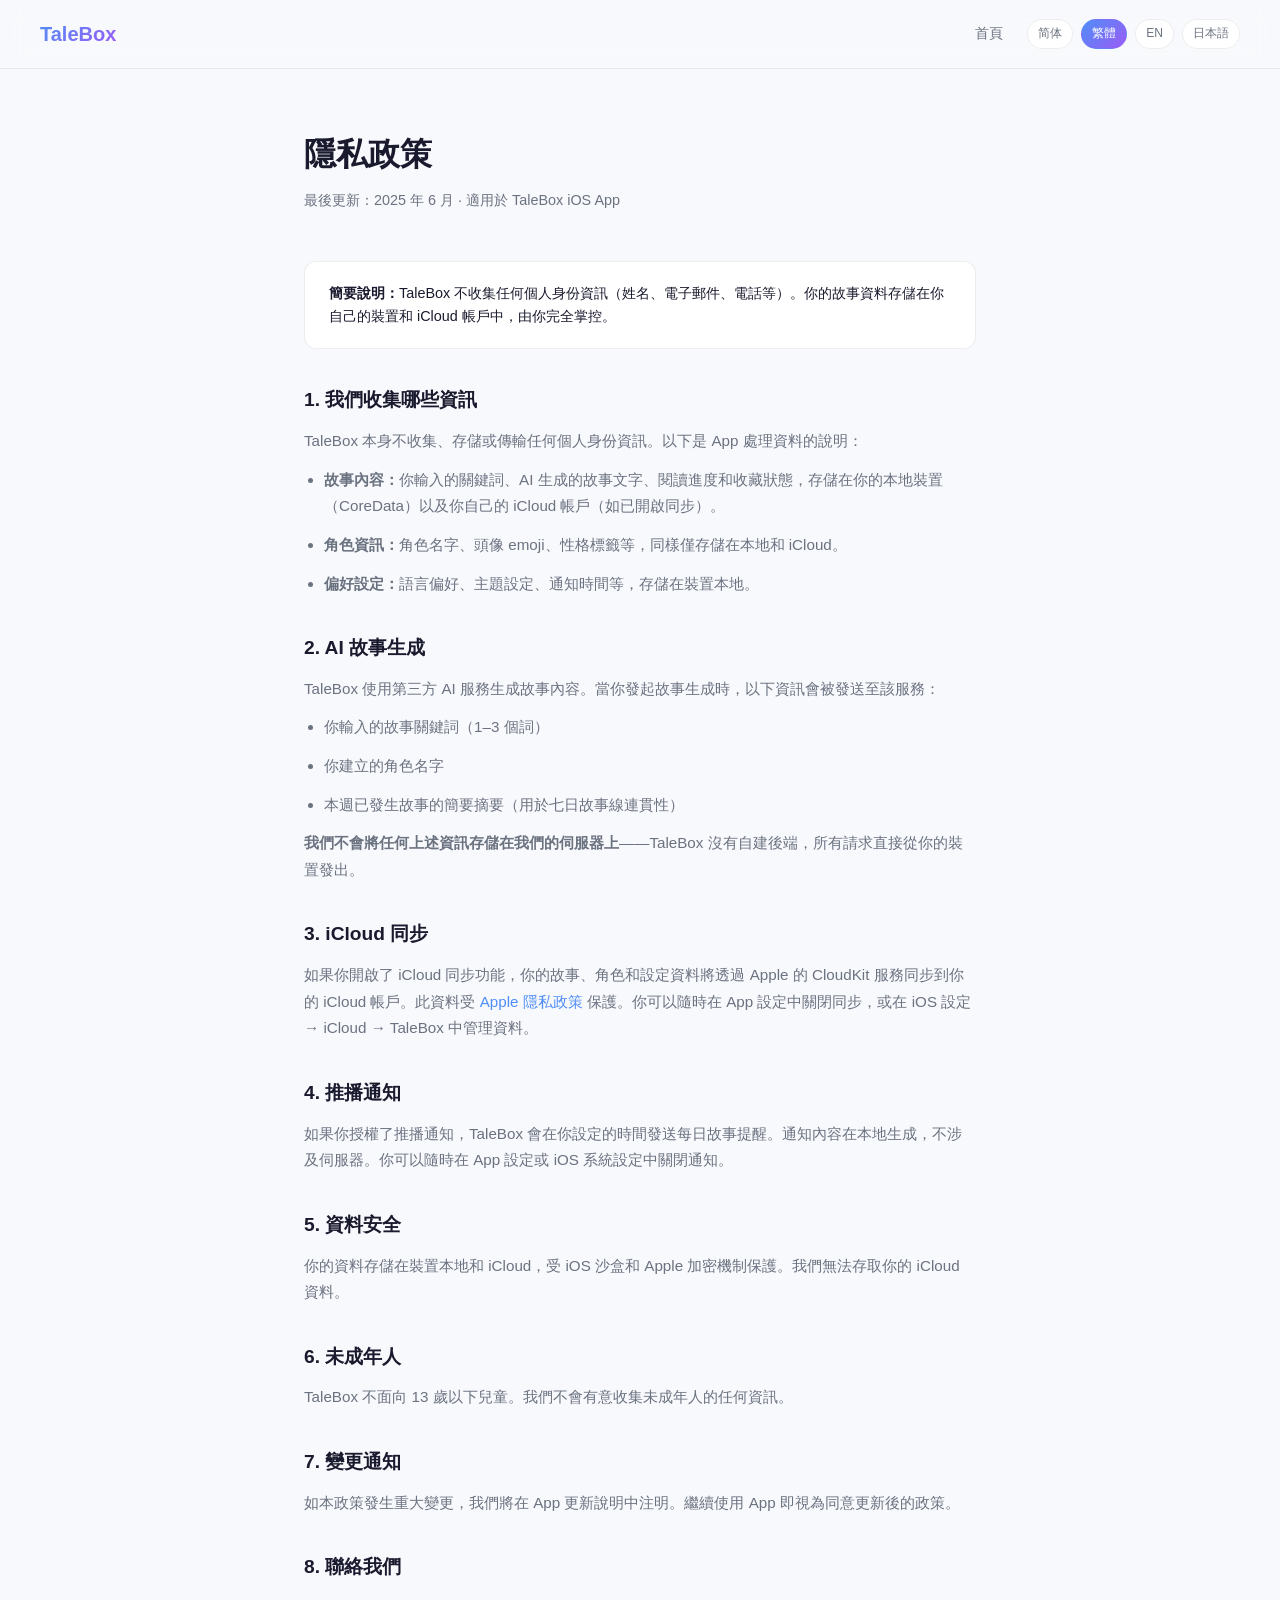
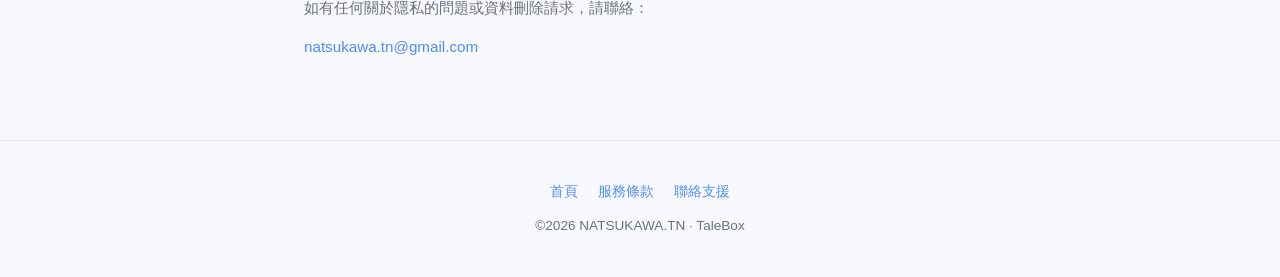
<file: zh-Hant/privacy.html>
<!DOCTYPE html>
<html lang="zh-Hant">
<head>
  <meta charset="UTF-8">
  <meta name="viewport" content="width=device-width, initial-scale=1.0">
  <title>隱私政策 — TaleBox</title>
  <link rel="stylesheet" href="../styles.css">
</head>
<body>

<nav>
  <a class="nav-logo gradient-text" href="index.html" style="text-decoration:none;">TaleBox</a>

  <div class="nav-links">
      <a href="index.html">首頁</a>

    <div class="lang-switcher">
      <a href="../zh-Hans/privacy.html">简体</a>
      <a href="../zh-Hant/privacy.html" class="active">繁體</a>
      <a href="../en/privacy.html">EN</a>
      <a href="../ja/privacy.html">日本語</a>

  </div>
</nav>

<article class="prose">
  <h1>隱私政策</h1>
  <p class="meta">最後更新：2025 年 6 月 · 適用於 TaleBox iOS App</p>

  <div class="highlight">
    <strong>簡要說明：</strong>TaleBox 不收集任何個人身份資訊（姓名、電子郵件、電話等）。你的故事資料存儲在你自己的裝置和 iCloud 帳戶中，由你完全掌控。
  </div>

  <h2>1. 我們收集哪些資訊</h2>
  <p>TaleBox 本身不收集、存儲或傳輸任何個人身份資訊。以下是 App 處理資料的說明：</p>
  <ul>
    <li><strong>故事內容：</strong>你輸入的關鍵詞、AI 生成的故事文字、閱讀進度和收藏狀態，存儲在你的本地裝置（CoreData）以及你自己的 iCloud 帳戶（如已開啟同步）。</li>
    <li><strong>角色資訊：</strong>角色名字、頭像 emoji、性格標籤等，同樣僅存儲在本地和 iCloud。</li>
    <li><strong>偏好設定：</strong>語言偏好、主題設定、通知時間等，存儲在裝置本地。</li>
  </ul>

  <h2>2. AI 故事生成</h2>
  <p>TaleBox 使用第三方 AI 服務生成故事內容。當你發起故事生成時，以下資訊會被發送至該服務：</p>
  <ul>
    <li>你輸入的故事關鍵詞（1–3 個詞）</li>
    <li>你建立的角色名字</li>
    <li>本週已發生故事的簡要摘要（用於七日故事線連貫性）</li>
  </ul>
  <p><strong>我們不會將任何上述資訊存儲在我們的伺服器上</strong>——TaleBox 沒有自建後端，所有請求直接從你的裝置發出。</p>

  <h2>3. iCloud 同步</h2>
  <p>如果你開啟了 iCloud 同步功能，你的故事、角色和設定資料將透過 Apple 的 CloudKit 服務同步到你的 iCloud 帳戶。此資料受 <a href="https://www.apple.com/legal/privacy/" target="_blank">Apple 隱私政策</a> 保護。你可以隨時在 App 設定中關閉同步，或在 iOS 設定 → iCloud → TaleBox 中管理資料。</p>

  <h2>4. 推播通知</h2>
  <p>如果你授權了推播通知，TaleBox 會在你設定的時間發送每日故事提醒。通知內容在本地生成，不涉及伺服器。你可以隨時在 App 設定或 iOS 系統設定中關閉通知。</p>

  <h2>5. 資料安全</h2>
  <p>你的資料存儲在裝置本地和 iCloud，受 iOS 沙盒和 Apple 加密機制保護。我們無法存取你的 iCloud 資料。</p>

  <h2>6. 未成年人</h2>
  <p>TaleBox 不面向 13 歲以下兒童。我們不會有意收集未成年人的任何資訊。</p>

  <h2>7. 變更通知</h2>
  <p>如本政策發生重大變更，我們將在 App 更新說明中注明。繼續使用 App 即視為同意更新後的政策。</p>

  <h2>8. 聯絡我們</h2>
  <p>如有任何關於隱私的問題或資料刪除請求，請聯絡：</p>
  <p><a href="mailto:natsukawa.tn@gmail.com">natsukawa.tn@gmail.com</a></p>
</article>

<footer>
  <div class="footer-links">
    <a href="index.html">首頁</a>
    <a href="terms.html">服務條款</a>
    <a href="mailto:natsukawa.tn@gmail.com">聯絡支援</a>
  </div>
  <p>©<script>document.write(new Date().getFullYear())</script> NATSUKAWA.TN · TaleBox</p>
</footer>

</body>
</html>
</file>
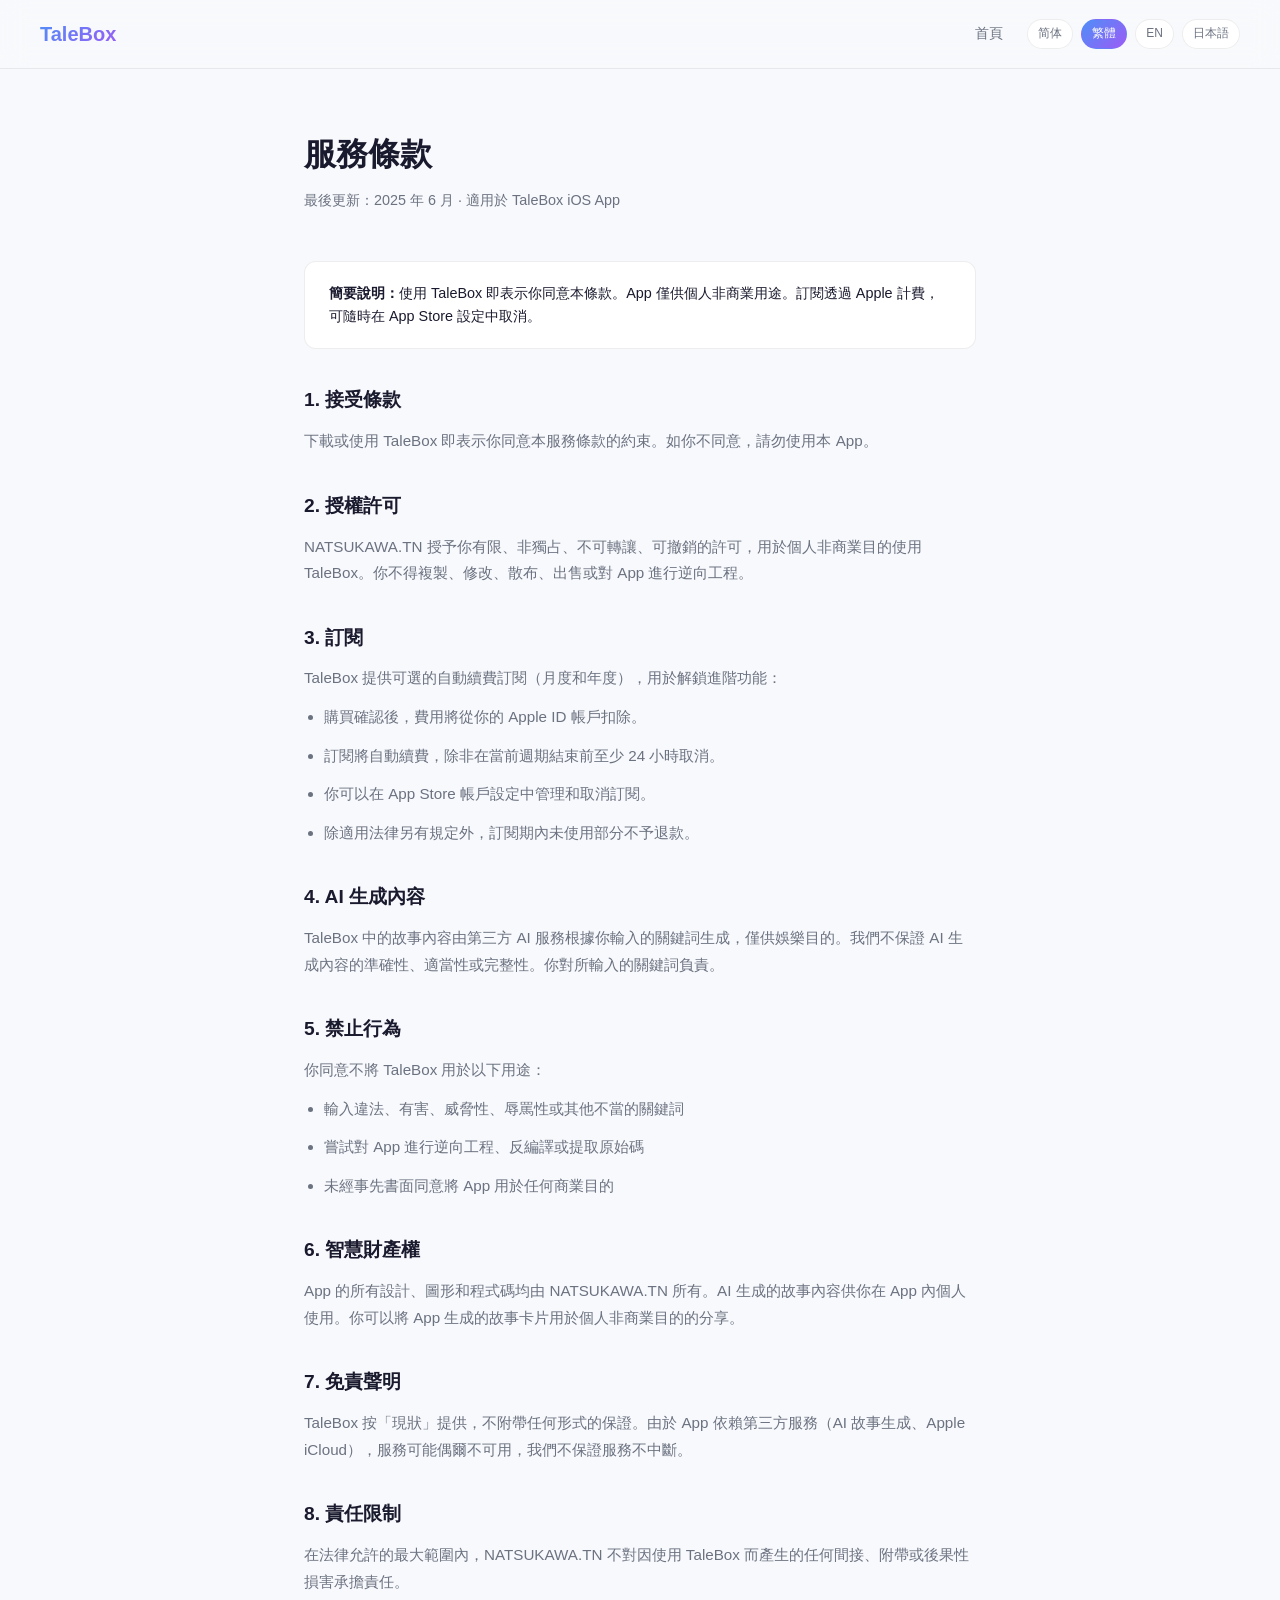
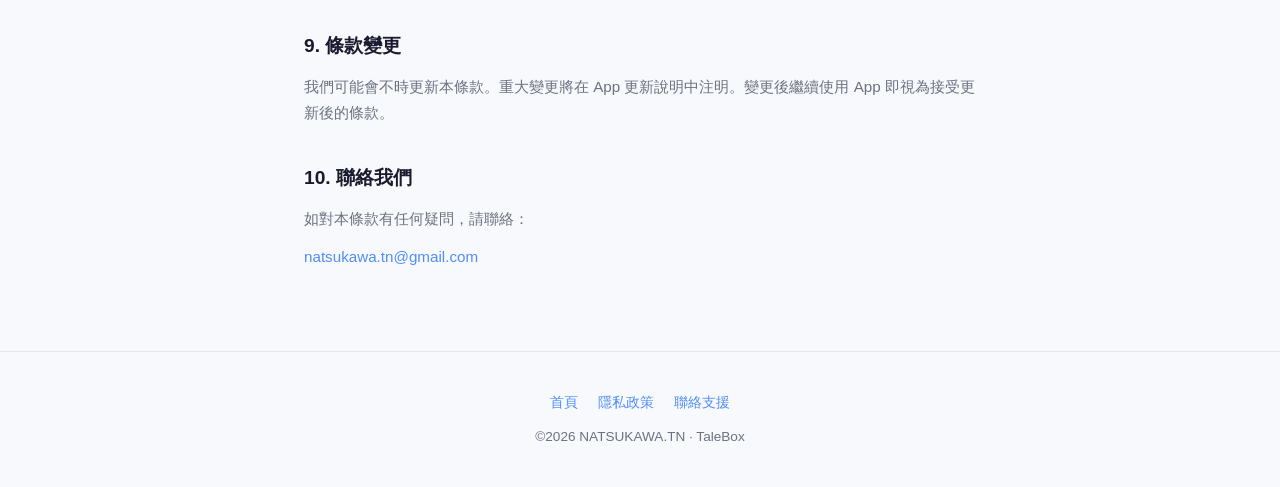
<file: zh-Hant/terms.html>
<!DOCTYPE html>
<html lang="zh-Hant">
<head>
  <meta charset="UTF-8">
  <meta name="viewport" content="width=device-width, initial-scale=1.0">
  <title>服務條款 — TaleBox</title>
  <link rel="stylesheet" href="../styles.css">
</head>
<body>

<nav>
  <a class="nav-logo gradient-text" href="index.html" style="text-decoration:none;">TaleBox</a>

  <div class="nav-links">
      <a href="index.html">首頁</a>

    <div class="lang-switcher">
      <a href="../zh-Hans/terms.html">简体</a>
      <a href="../zh-Hant/terms.html" class="active">繁體</a>
      <a href="../en/terms.html">EN</a>
      <a href="../ja/terms.html">日本語</a>

  </div>
</nav>

<article class="prose">
  <h1>服務條款</h1>
  <p class="meta">最後更新：2025 年 6 月 · 適用於 TaleBox iOS App</p>

  <div class="highlight">
    <strong>簡要說明：</strong>使用 TaleBox 即表示你同意本條款。App 僅供個人非商業用途。訂閱透過 Apple 計費，可隨時在 App Store 設定中取消。
  </div>

  <h2>1. 接受條款</h2>
  <p>下載或使用 TaleBox 即表示你同意本服務條款的約束。如你不同意，請勿使用本 App。</p>

  <h2>2. 授權許可</h2>
  <p>NATSUKAWA.TN 授予你有限、非獨占、不可轉讓、可撤銷的許可，用於個人非商業目的使用 TaleBox。你不得複製、修改、散布、出售或對 App 進行逆向工程。</p>

  <h2>3. 訂閱</h2>
  <p>TaleBox 提供可選的自動續費訂閱（月度和年度），用於解鎖進階功能：</p>
  <ul>
    <li>購買確認後，費用將從你的 Apple ID 帳戶扣除。</li>
    <li>訂閱將自動續費，除非在當前週期結束前至少 24 小時取消。</li>
    <li>你可以在 App Store 帳戶設定中管理和取消訂閱。</li>
    <li>除適用法律另有規定外，訂閱期內未使用部分不予退款。</li>
  </ul>

  <h2>4. AI 生成內容</h2>
  <p>TaleBox 中的故事內容由第三方 AI 服務根據你輸入的關鍵詞生成，僅供娛樂目的。我們不保證 AI 生成內容的準確性、適當性或完整性。你對所輸入的關鍵詞負責。</p>

  <h2>5. 禁止行為</h2>
  <p>你同意不將 TaleBox 用於以下用途：</p>
  <ul>
    <li>輸入違法、有害、威脅性、辱罵性或其他不當的關鍵詞</li>
    <li>嘗試對 App 進行逆向工程、反編譯或提取原始碼</li>
    <li>未經事先書面同意將 App 用於任何商業目的</li>
  </ul>

  <h2>6. 智慧財產權</h2>
  <p>App 的所有設計、圖形和程式碼均由 NATSUKAWA.TN 所有。AI 生成的故事內容供你在 App 內個人使用。你可以將 App 生成的故事卡片用於個人非商業目的的分享。</p>

  <h2>7. 免責聲明</h2>
  <p>TaleBox 按「現狀」提供，不附帶任何形式的保證。由於 App 依賴第三方服務（AI 故事生成、Apple iCloud），服務可能偶爾不可用，我們不保證服務不中斷。</p>

  <h2>8. 責任限制</h2>
  <p>在法律允許的最大範圍內，NATSUKAWA.TN 不對因使用 TaleBox 而產生的任何間接、附帶或後果性損害承擔責任。</p>

  <h2>9. 條款變更</h2>
  <p>我們可能會不時更新本條款。重大變更將在 App 更新說明中注明。變更後繼續使用 App 即視為接受更新後的條款。</p>

  <h2>10. 聯絡我們</h2>
  <p>如對本條款有任何疑問，請聯絡：</p>
  <p><a href="mailto:natsukawa.tn@gmail.com">natsukawa.tn@gmail.com</a></p>
</article>

<footer>
  <div class="footer-links">
    <a href="index.html">首頁</a>
    <a href="privacy.html">隱私政策</a>
    <a href="mailto:natsukawa.tn@gmail.com">聯絡支援</a>
  </div>
  <p>©<script>document.write(new Date().getFullYear())</script> NATSUKAWA.TN · TaleBox</p>
</footer>

</body>
</html>
</file>
<file: styles.css>
:root {
  --accent-start: #4f8ef7;
  --accent-end: #9b5cf6;
  --bg: #f8f9fc;
  --surface: #ffffff;
  --text: #1a1a2e;
  --text-secondary: #6b7280;
  --border: rgba(0,0,0,0.07);
  --radius: 16px;
  --shadow: 0 4px 24px rgba(79,142,247,0.08);
}

@media (prefers-color-scheme: dark) {
  :root {
    --bg: #0f0f1a;
    --surface: #1a1a2e;
    --text: #f0f0ff;
    --text-secondary: #9ca3af;
    --border: rgba(255,255,255,0.08);
  }
}

* { box-sizing: border-box; margin: 0; padding: 0; }

body {
  font-family: -apple-system, BlinkMacSystemFont, "Segoe UI", Roboto, sans-serif;
  background: var(--bg);
  color: var(--text);
  line-height: 1.6;
  -webkit-font-smoothing: antialiased;
}

.gradient-text {
  background: linear-gradient(135deg, var(--accent-start), var(--accent-end));
  -webkit-background-clip: text;
  -webkit-text-fill-color: transparent;
  background-clip: text;
}

/* NAV */
nav {
  display: flex;
  align-items: center;
  gap: 20px;
  padding: 18px 40px;
  position: sticky;
  top: 0;
  background: rgba(248,249,252,0.85);
  backdrop-filter: blur(12px);
  -webkit-backdrop-filter: blur(12px);
  border-bottom: 1px solid var(--border);
  z-index: 100;
}
@media (prefers-color-scheme: dark) {
  nav { background: rgba(15,15,26,0.85); }
}
.nav-logo { font-size: 1.25rem; font-weight: 700; margin-right: auto; }
.nav-links { display: flex; gap: 24px; align-items: center; }
.nav-links a { text-decoration: none; color: var(--text-secondary); font-size: 0.9rem; transition: color .2s; }
.nav-links a:hover { color: var(--text); }
.lang-switcher { display: flex; gap: 8px; }
.lang-switcher a {
  font-size: 0.75rem;
  padding: 4px 10px;
  border-radius: 20px;
  background: var(--surface);
  border: 1px solid var(--border);
  text-decoration: none;
  color: var(--text-secondary);
  transition: all .2s;
}
.lang-switcher a:hover, .lang-switcher a.active {
  background: linear-gradient(135deg, var(--accent-start), var(--accent-end));
  color: white;
  border-color: transparent;
}

/* HERO */
.hero {
  max-width: 800px;
  margin: 0 auto;
  padding: 80px 24px 60px;
  text-align: center;
}
.hero-icon {
  width: 96px; height: 96px;
  border-radius: 22px;
  background: linear-gradient(135deg, var(--accent-start), var(--accent-end));
  display: inline-flex;
  align-items: center;
  justify-content: center;
  font-size: 48px;
  margin-bottom: 28px;
  box-shadow: 0 8px 32px rgba(79,142,247,0.3);
}
.hero h1 { font-size: 3rem; font-weight: 800; line-height: 1.15; margin-bottom: 20px; }
.hero p { font-size: 1.2rem; color: var(--text-secondary); max-width: 560px; margin: 0 auto 36px; }
@media (max-width: 600px) {
  .hero h1 { font-size: 2rem; }
  .hero p { font-size: 1rem; }
}

/* BUTTONS */
.btn-group { display: flex; gap: 12px; justify-content: center; flex-wrap: wrap; }
.btn {
  display: inline-flex;
  align-items: center;
  gap: 8px;
  padding: 14px 28px;
  border-radius: 12px;
  font-size: 1rem;
  font-weight: 600;
  text-decoration: none;
  transition: all .2s;
  cursor: pointer;
  border: none;
}
.btn-primary {
  background: linear-gradient(135deg, var(--accent-start), var(--accent-end));
  color: white;
  box-shadow: 0 4px 20px rgba(79,142,247,0.35);
}
.btn-primary:hover { transform: translateY(-2px); box-shadow: 0 8px 28px rgba(79,142,247,0.45); }
.btn-secondary {
  background: var(--surface);
  color: var(--text);
  border: 1px solid var(--border);
}
.btn-secondary:hover { border-color: var(--accent-start); color: var(--accent-start); }

/* FEATURES */
.features {
  max-width: 1000px;
  margin: 0 auto 80px;
  padding: 0 24px;
}
.features h2 { text-align: center; font-size: 1.75rem; font-weight: 700; margin-bottom: 40px; }
.features-grid {
  display: grid;
  grid-template-columns: repeat(auto-fit, minmax(220px, 1fr));
  gap: 20px;
}
.feature-card {
  background: var(--surface);
  border: 1px solid var(--border);
  border-radius: var(--radius);
  padding: 28px 24px;
  box-shadow: var(--shadow);
}
.feature-icon { font-size: 2rem; margin-bottom: 14px; }
.feature-card h3 { font-size: 1.05rem; font-weight: 700; margin-bottom: 8px; }
.feature-card p { font-size: 0.9rem; color: var(--text-secondary); line-height: 1.6; }

/* WEEKLY ARC preview */
.arc-section {
  max-width: 780px;
  margin: 0 auto 80px;
  padding: 0 24px;
  text-align: center;
}
.arc-section h2 { font-size: 1.75rem; font-weight: 700; margin-bottom: 16px; }
.arc-section > p { color: var(--text-secondary); margin-bottom: 0; }

.arc-compare {
  display: grid;
  grid-template-columns: 1fr 1fr;
  gap: 20px;
  margin-top: 28px;
  text-align: left;
}
@media (max-width: 620px) {
  .arc-compare { grid-template-columns: 1fr; }
}
.arc-view {
  background: var(--surface);
  border: 1px solid var(--border);
  border-radius: var(--radius);
  padding: 22px 18px;
  box-shadow: var(--shadow);
}
.arc-view-tag {
  display: inline-block;
  font-size: 0.72rem;
  font-weight: 700;
  letter-spacing: 0.05em;
  color: var(--text-secondary);
  background: var(--bg);
  border: 1px solid var(--border);
  border-radius: 20px;
  padding: 3px 10px;
  margin-bottom: 16px;
}
.arc-view-desc {
  font-size: 0.78rem;
  color: var(--text-secondary);
  margin-top: 14px;
  line-height: 1.5;
}

/* Today page — circle dots */
.week-dots { display: flex; gap: 8px; align-items: center; flex-wrap: wrap; }
.week-dot {
  width: 40px; height: 40px;
  border-radius: 50%;
  display: flex;
  align-items: center;
  justify-content: center;
  font-size: 0.75rem;
  font-weight: 700;
  flex-shrink: 0;
}
.week-dot.done { background: #22c55e; color: white; }
.week-dot.today {
  background: linear-gradient(135deg, var(--accent-start), var(--accent-end));
  color: white;
  box-shadow: 0 2px 12px rgba(79,142,247,0.45);
  transform: scale(1.12);
}
.week-dot.finale { background: linear-gradient(135deg, #f97316, #facc15); color: white; }
.week-dot.empty { background: var(--surface); border: 2px dashed var(--border); color: var(--text-secondary); }

/* Story collection — rounded square dots */
.week-collection { display: flex; flex-direction: column; gap: 10px; }
.week-row { display: flex; align-items: center; gap: 8px; }
.week-row-label {
  font-size: 0.68rem;
  color: var(--text-secondary);
  width: 38px;
  flex-shrink: 0;
  font-weight: 600;
}
.week-sq-dots { display: flex; gap: 4px; }
.week-sq {
  width: 26px; height: 26px;
  border-radius: 6px;
  display: flex;
  align-items: center;
  justify-content: center;
  font-size: 0.6rem;
  font-weight: 700;
  flex-shrink: 0;
}
.week-sq.done { background: #22c55e; color: white; }
.week-sq.today {
  background: linear-gradient(135deg, var(--accent-start), var(--accent-end));
  color: white;
  box-shadow: 0 1px 8px rgba(79,142,247,0.4);
}
.week-sq.finale { background: linear-gradient(135deg, #f97316, #facc15); color: white; }
.week-sq.empty { background: var(--surface); border: 1.5px dashed var(--border); color: var(--text-secondary); }
.week-sq.finale-pending {
  background: var(--surface);
  border: 1.5px dashed rgba(249,115,22,0.35);
  color: rgba(249,115,22,0.4);
}

/* FOOTER */
footer {
  text-align: center;
  padding: 40px 24px;
  border-top: 1px solid var(--border);
  color: var(--text-secondary);
  font-size: 0.85rem;
}
footer a { color: var(--accent-start); text-decoration: none; }
footer a:hover { text-decoration: underline; }
.footer-links { display: flex; gap: 20px; justify-content: center; margin-bottom: 12px; }

/* PRIVACY PAGE */
.prose {
  max-width: 720px;
  margin: 60px auto 80px;
  padding: 0 24px;
}
.prose h1 { font-size: 2rem; font-weight: 800; margin-bottom: 8px; }
.prose .meta { color: var(--text-secondary); font-size: 0.9rem; margin-bottom: 48px; }
.prose h2 { font-size: 1.2rem; font-weight: 700; margin: 36px 0 12px; }
.prose p, .prose li { color: var(--text-secondary); margin-bottom: 12px; font-size: 0.95rem; line-height: 1.75; }
.prose ul { padding-left: 20px; }
.prose a { color: var(--accent-start); text-decoration: none; }
.prose a:hover { text-decoration: underline; }
.prose .highlight {
  background: var(--surface);
  border: 1px solid var(--border);
  border-radius: 12px;
  padding: 20px 24px;
  margin: 24px 0;
  font-size: 0.9rem;
}

@media (max-width: 640px) {
  nav { padding: 12px 16px; flex-wrap: wrap; row-gap: 10px; }
  .nav-logo { margin-right: 0; }
  .nav-links { display: none; }
  .lang-switcher { width: 100%; justify-content: center; gap: 6px; }
  .lang-switcher a { padding: 5px 11px; font-size: 0.72rem; }
}
</file>
